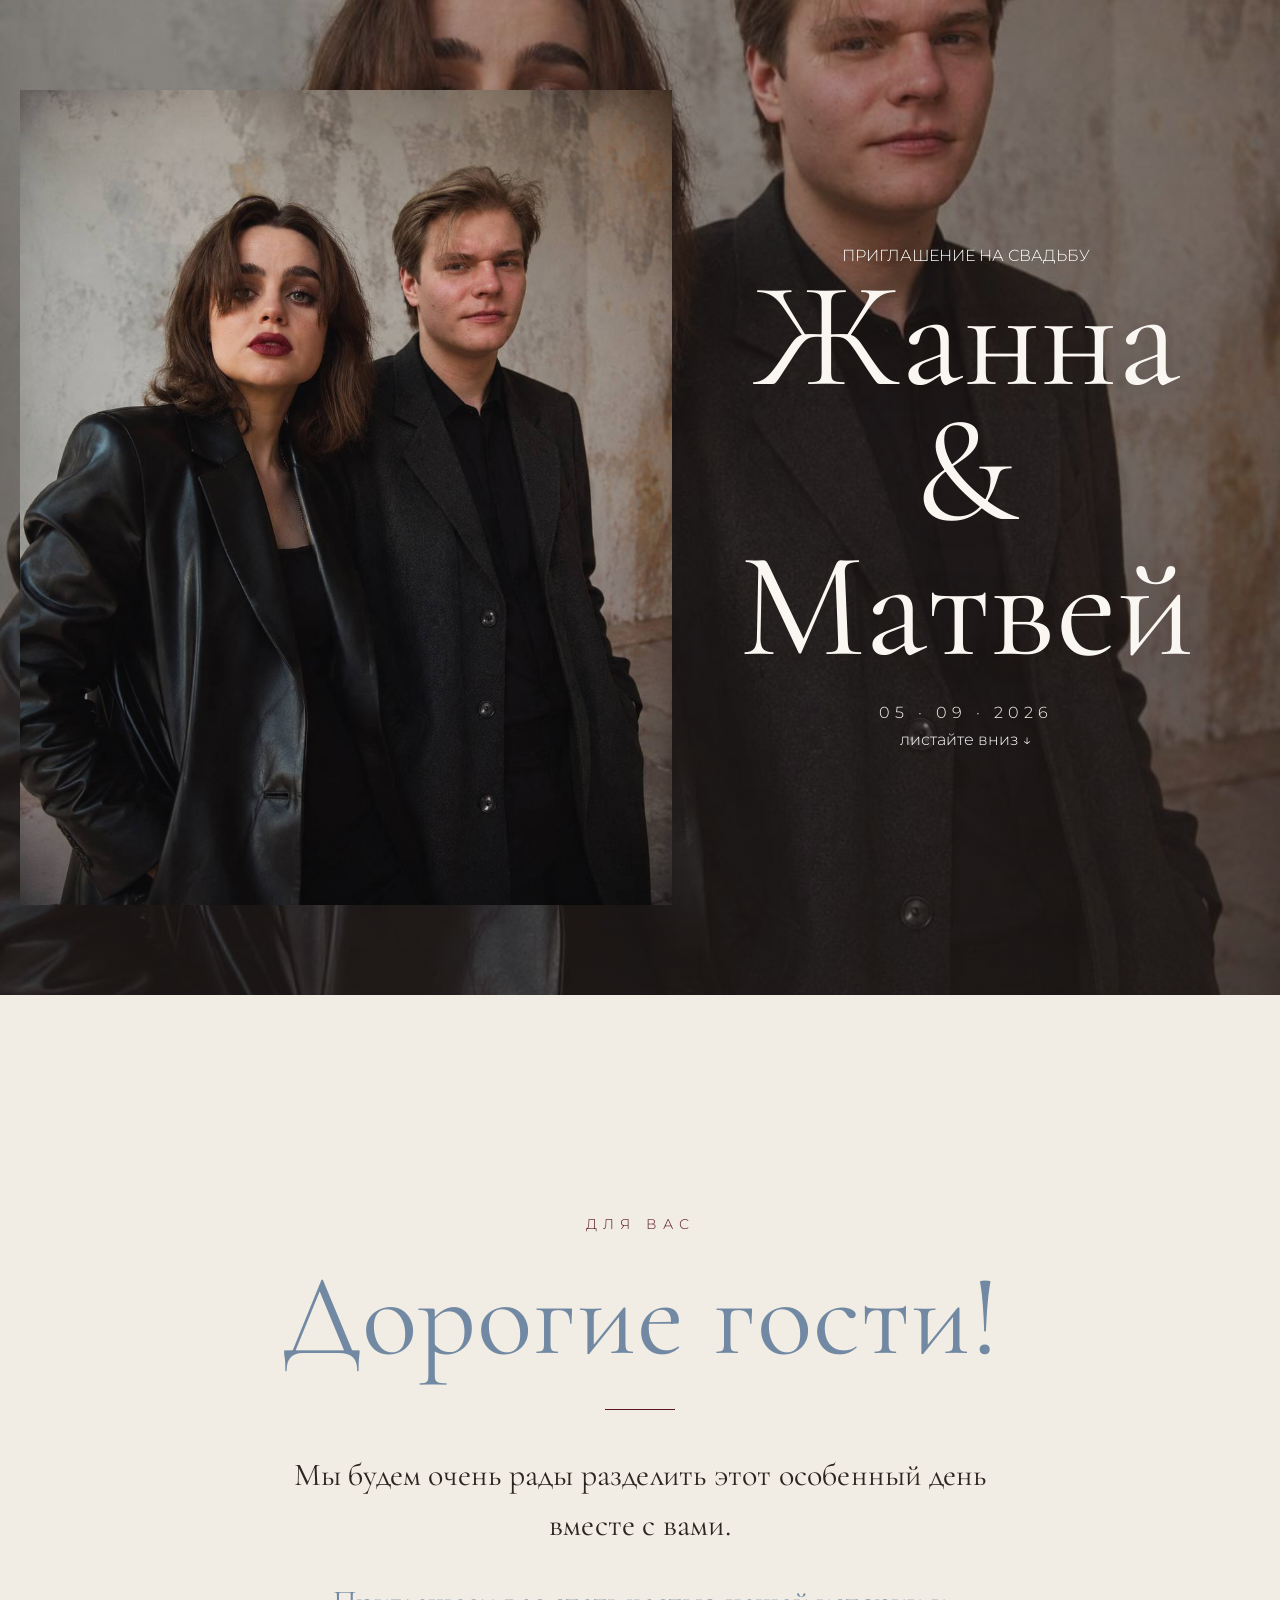
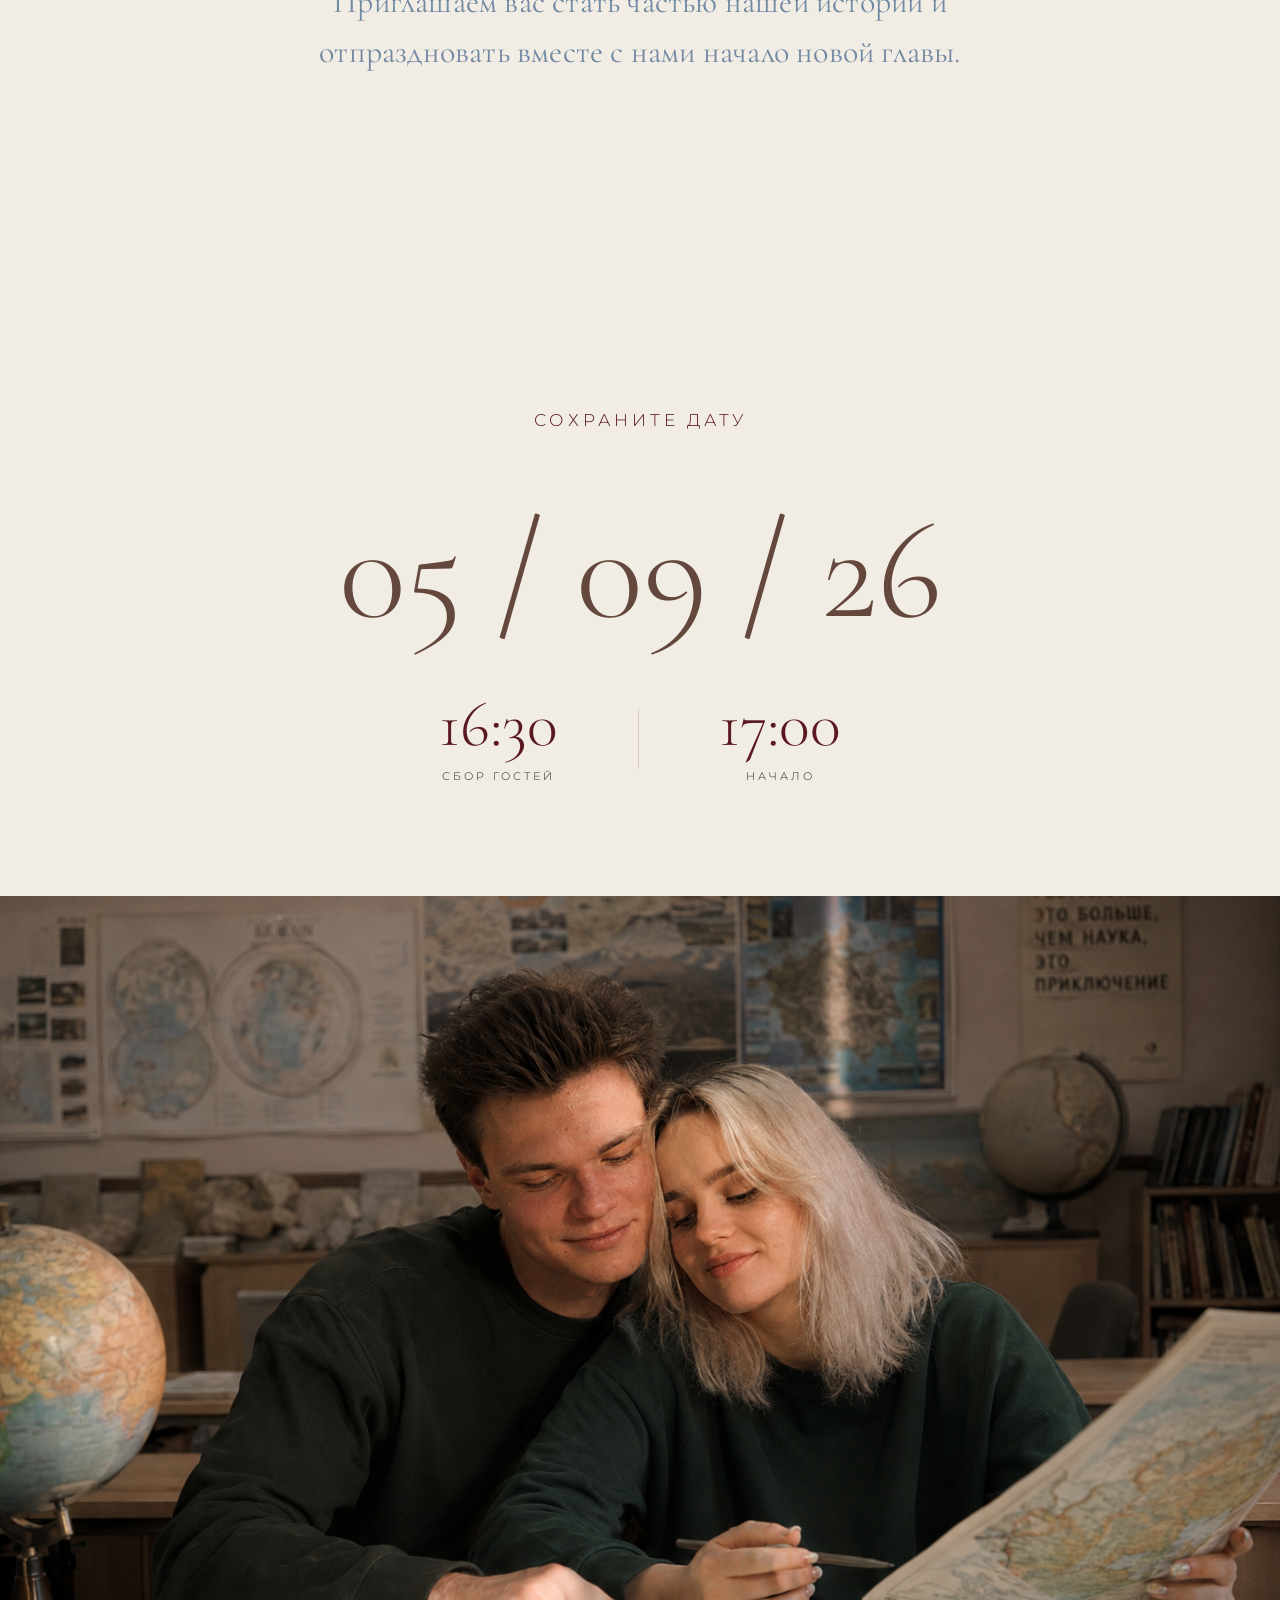
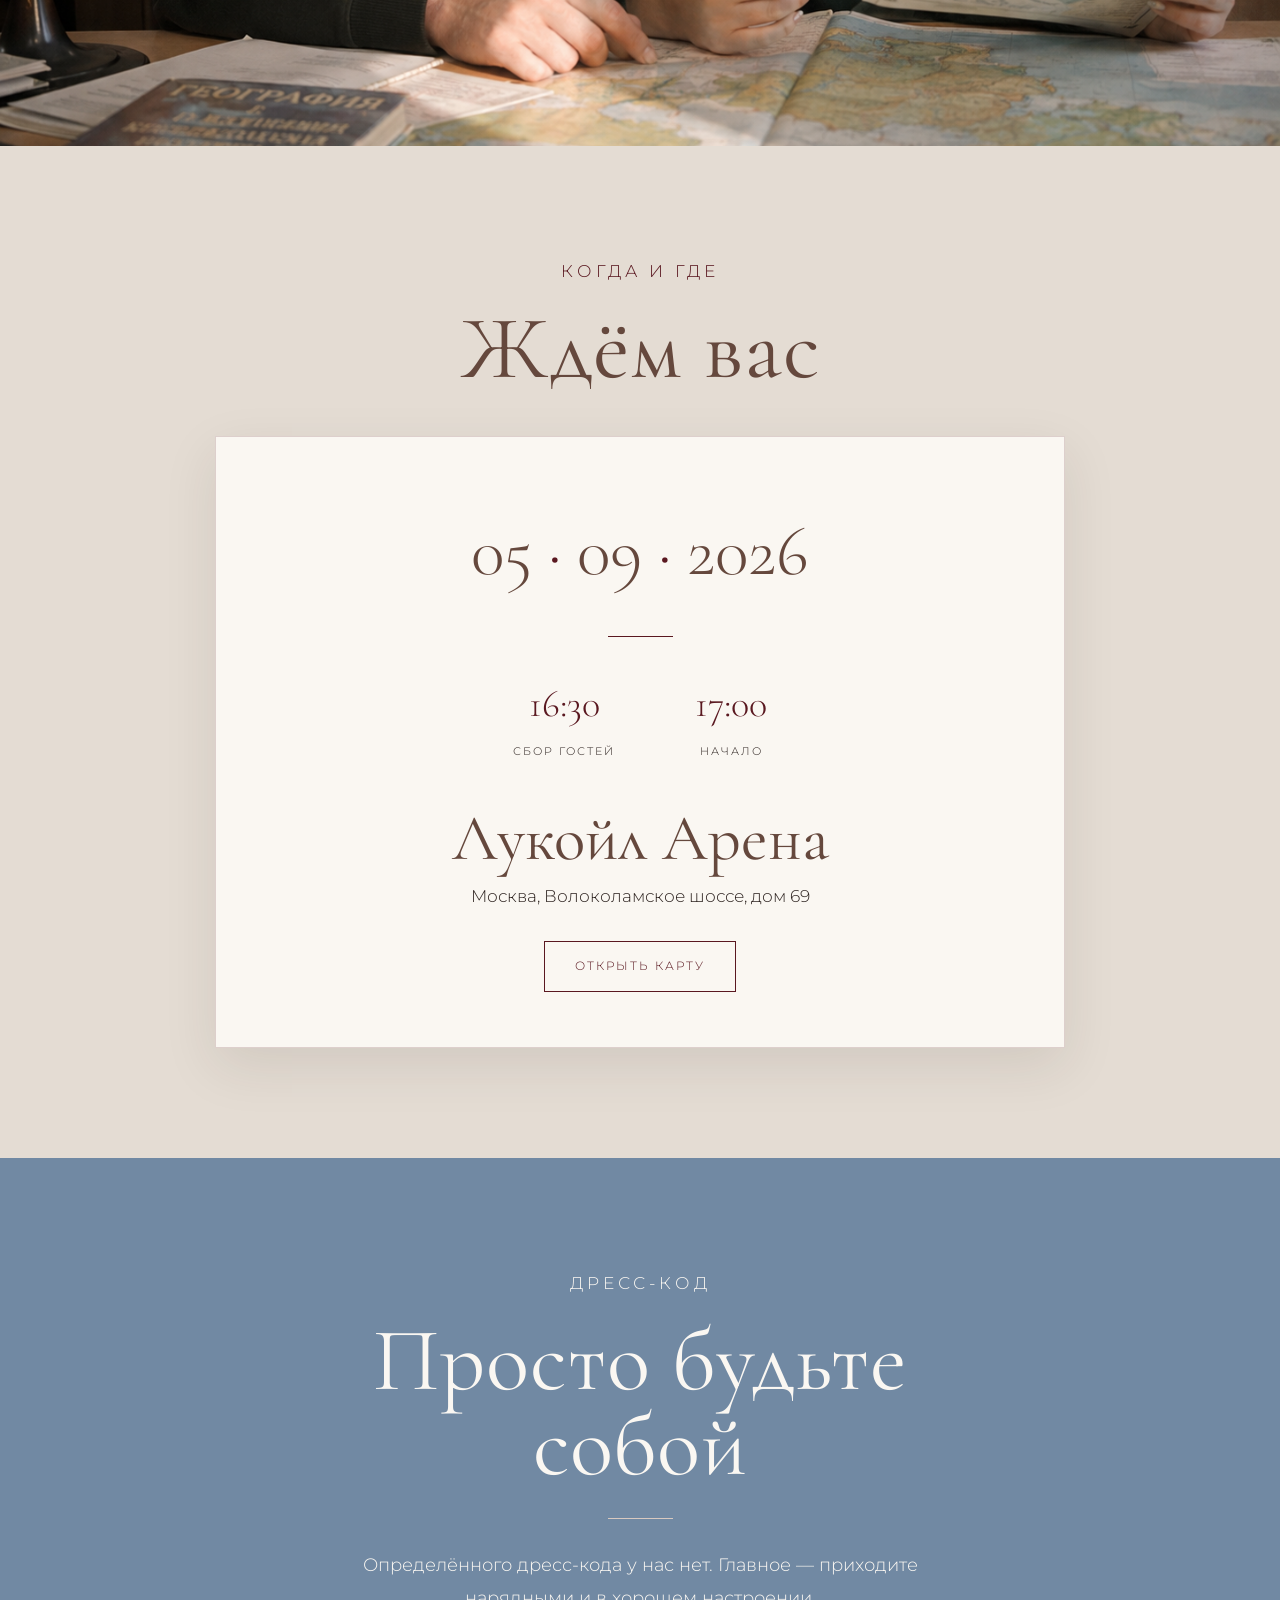
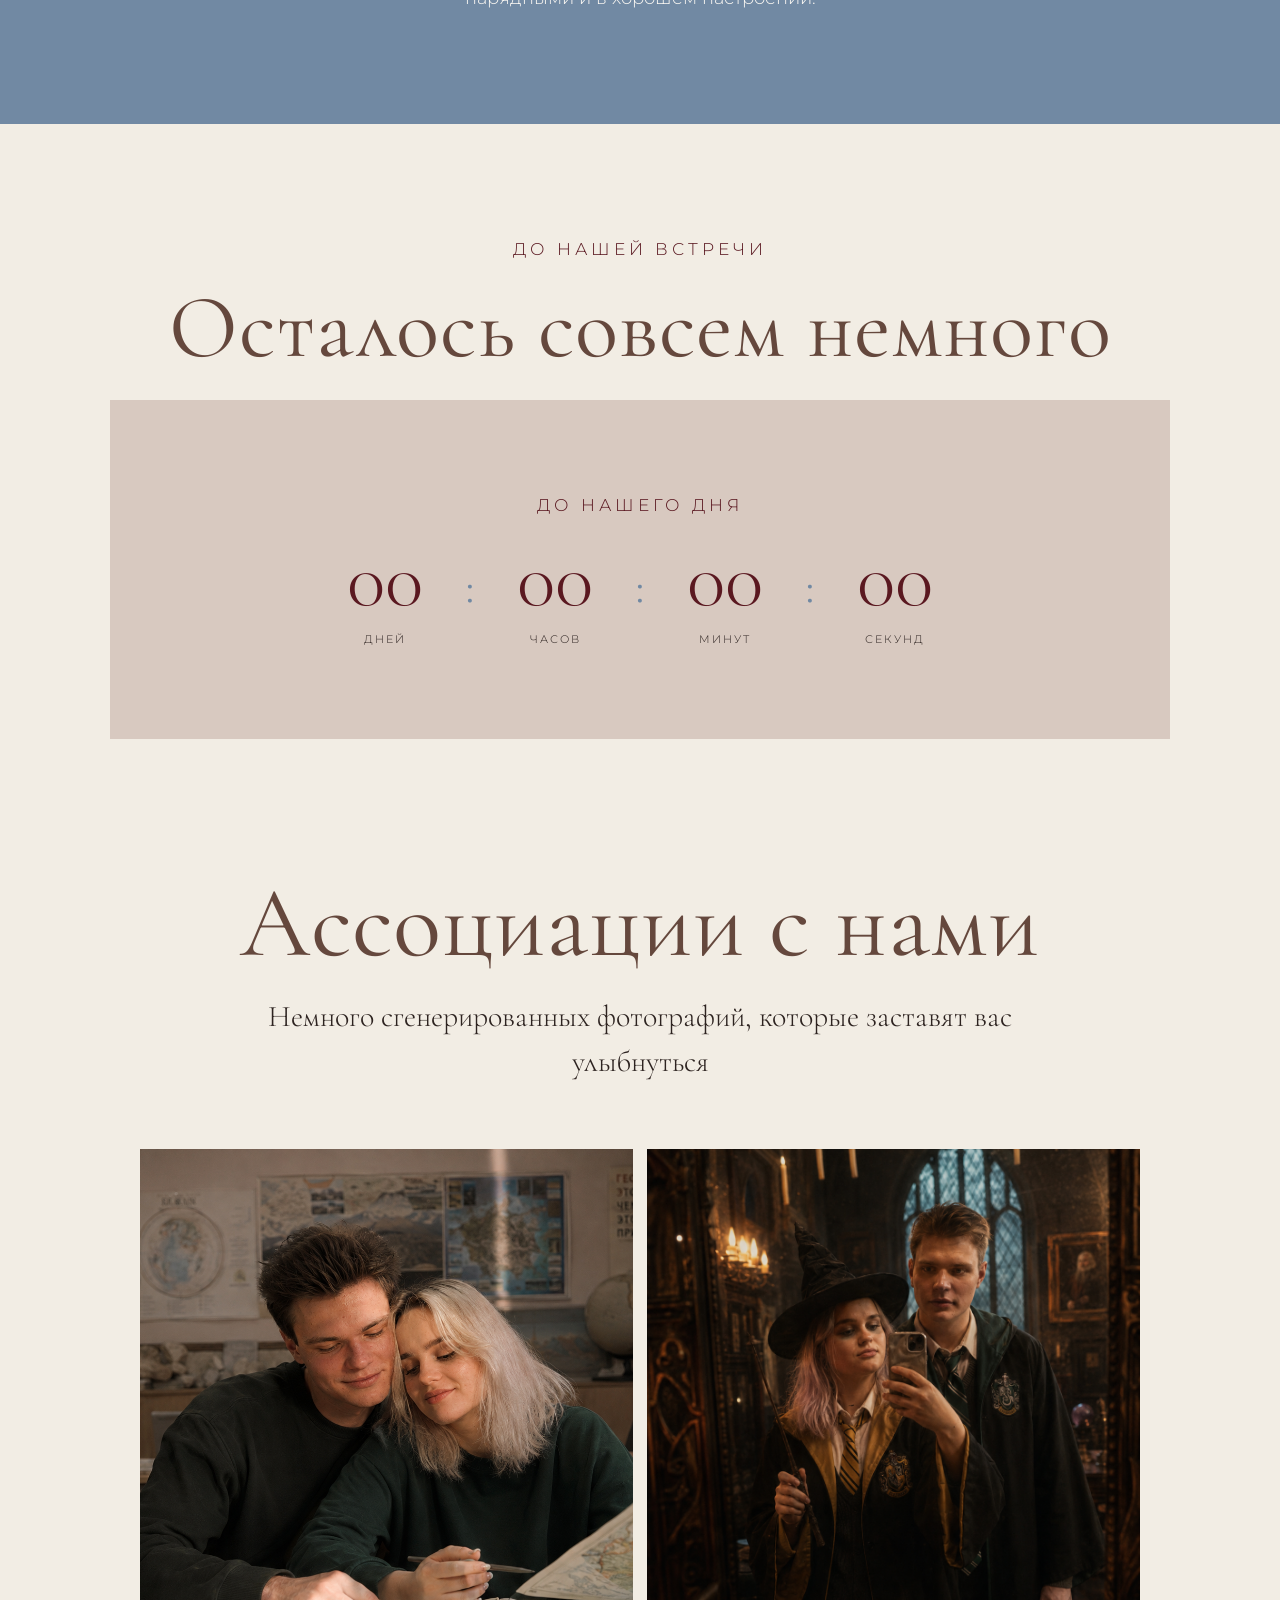
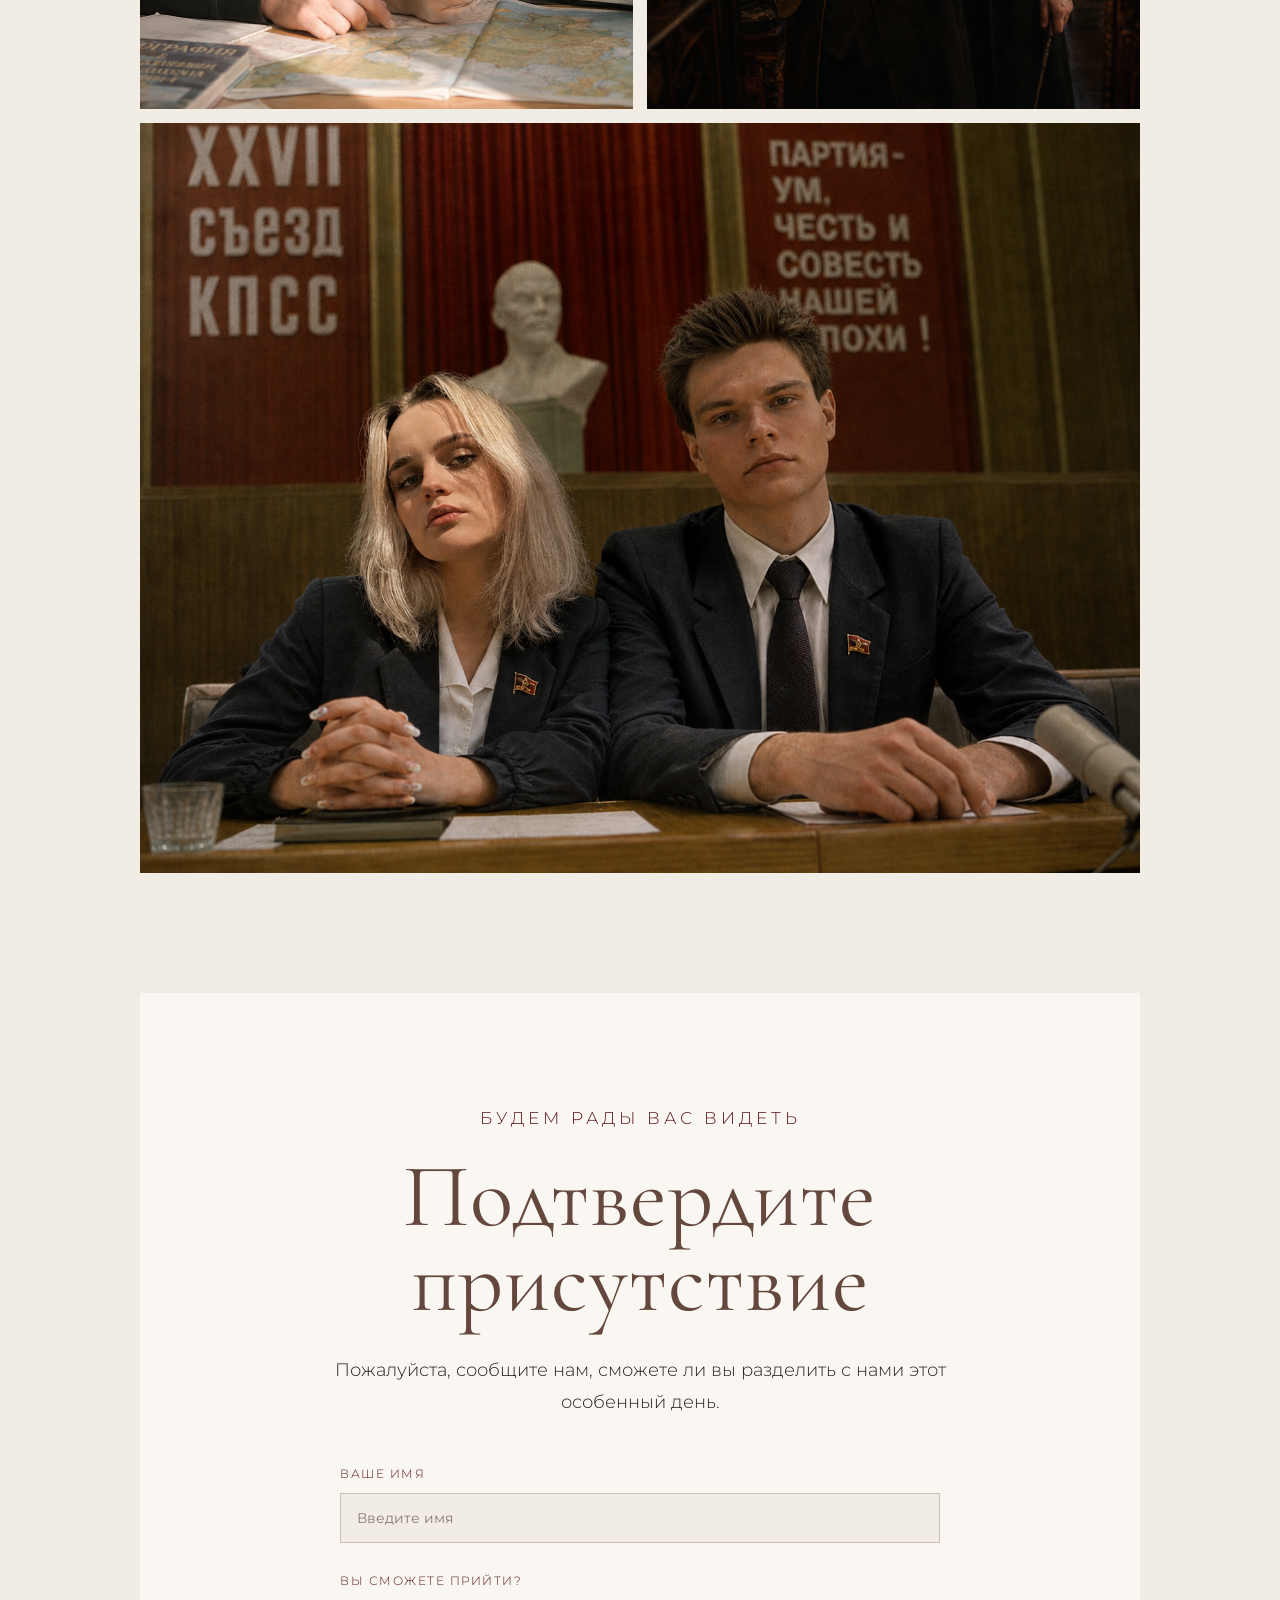
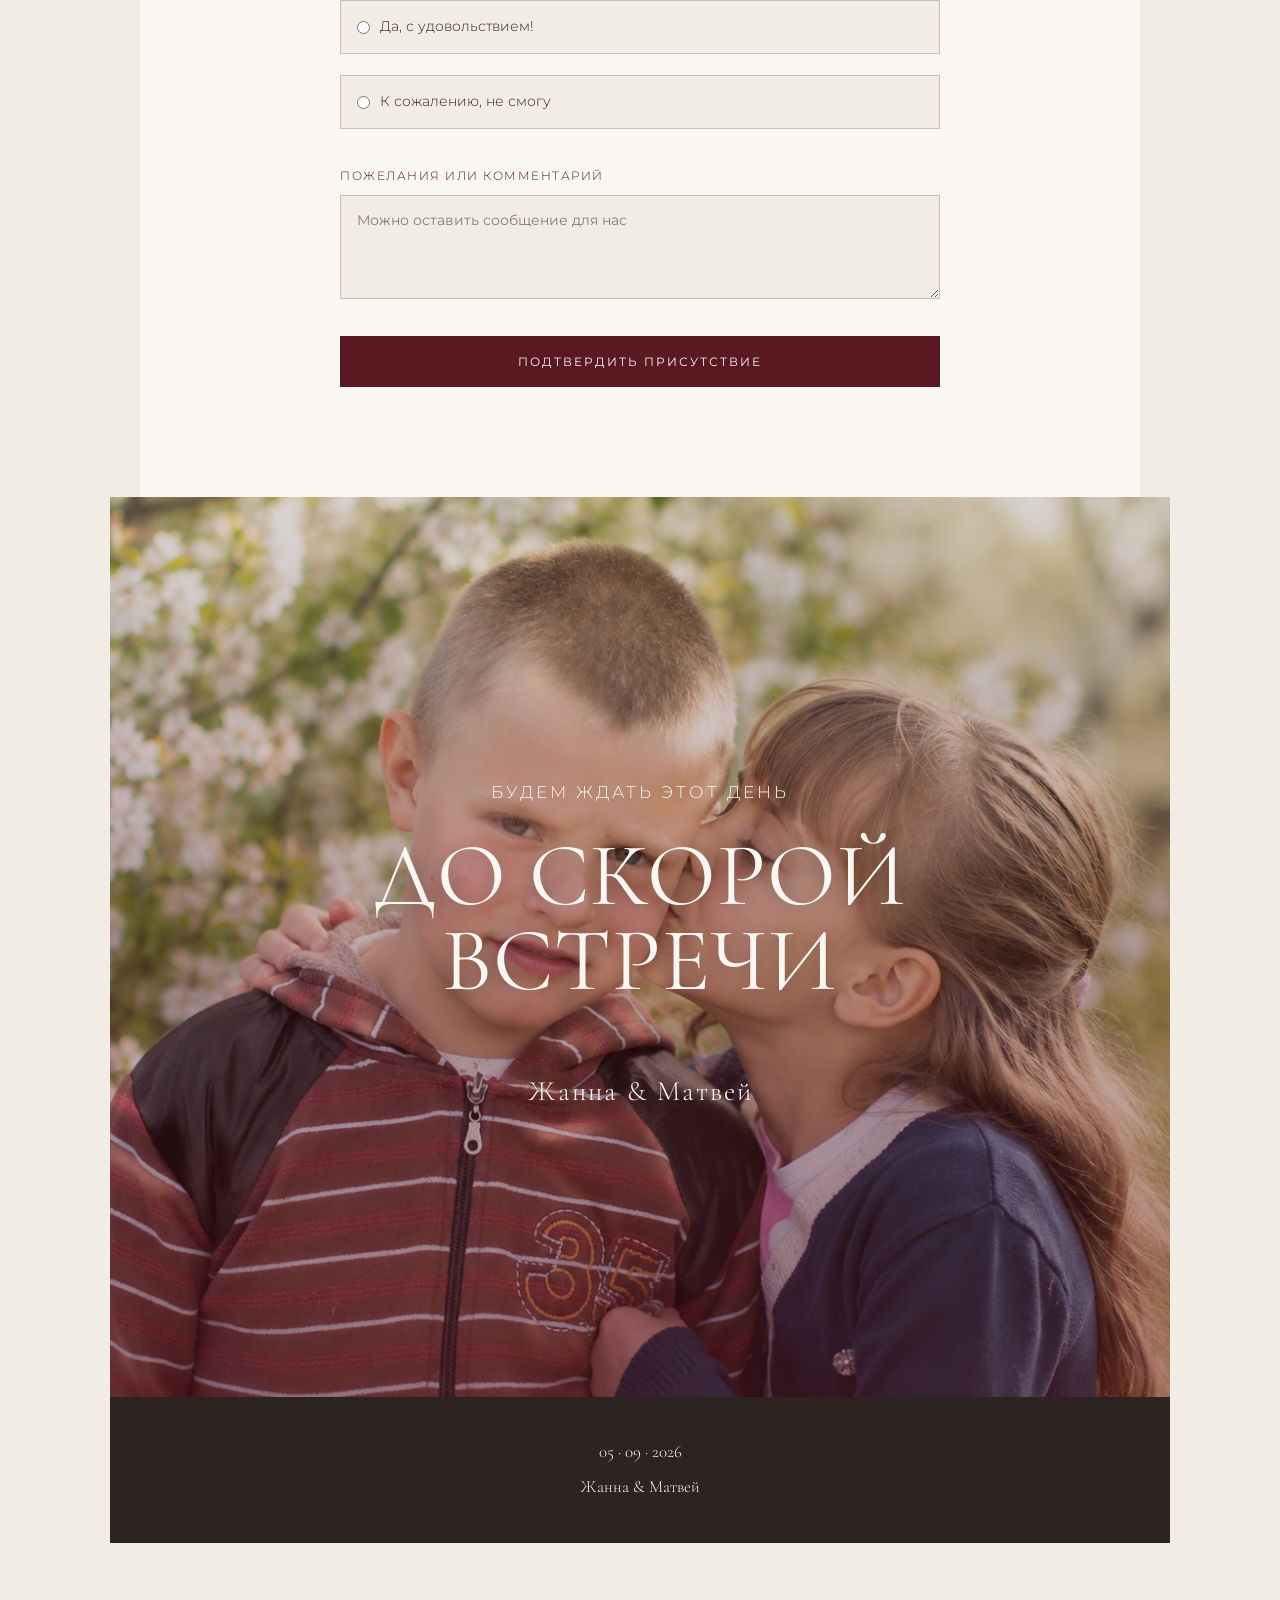
<file: index.html>
<!DOCTYPE html>
<html lang="ru">
<head>
    <meta charset="UTF-8">
    <meta name="viewport" content="width=device-width, initial-scale=1.0">

    <title>Жанна & Матвей | Приглашение на свадьбу</title>

    <meta
        name="description"
        content="Приглашение на свадьбу Жанны и Матвея. 5 сентября 2026 года."
    >

    <link rel="stylesheet" href="css/style.css">
    <link rel="stylesheet" href="https://raw.githubusercontent.com/Genrek2507/zhanna-matvey-wedding/9cbf1ecdcb751b239741bdc65cbc51565ec996d6/css/style.css">
</head>

<body>

    <!-- =========================
         ЗАГРУЗКА СТРАНИЦЫ
    ========================== -->

    <div class="loader" id="loader">
        <div class="loader-content">
            <div class="loader-names" id="guestGreeting">
                Жанна & Матвей
            </div>

            <div class="loader-line"></div>

            <p>Приглашение на свадьбу</p>
        </div>
    </div>


    <!-- =========================
       <!-- =========================
     ОСНОВНОЙ САЙТ
========================== -->

<main id="site">

    <!-- =========================
         ПЕРВЫЙ ЭКРАН
    ========================== -->

    <section class="hero" id="top">

        <div class="hero-image">
            <img
                src="images/hero.png"
                alt="Жанна и Матвей"
            >
        </div>

        <div class="hero-overlay"></div>

        <div class="hero-content">

            <p class="eyebrow">
                ПРИГЛАШЕНИЕ НА СВАДЬБУ
            </p>

            <h1>
                Жанна
                <span>&</span>
                Матвей
            </h1>

            <p class="hero-date">
                05 · 09 · 2026
            </p>

            <div class="scroll-indicator">
                <span>листайте вниз</span>
                <span class="scroll-arrow">↓</span>
            </div>

        </div>

    </section>


    <!-- =========================
         ПЕРСОНАЛЬНОЕ ПРИГЛАШЕНИЕ
    ========================== -->

    <section class="for-you section" id="invitation">

        <div class="container">

            <p class="section-label">
                ДЛЯ ВАС
            </p>

            <h2 id="personalTitle" data-guest-name>
                Дорогие гости!
            </h2>

            <div class="decorative-line"></div>

            <p class="invitation-text">
                Мы будем очень рады разделить
                этот особенный день вместе с вами.
            </p>

            <p class="invitation-text">
                Приглашаем вас стать частью нашей истории
                и отпраздновать вместе с нами начало новой главы.
            </p>

        </div>

    </section>
    <!-- =========================
         ДАТА И ВРЕМЯ
    ========================== -->

    <section class="date-section section" id="date">

        <div class="container">

            <p class="section-label">
                СОХРАНИТЕ ДАТУ
            </p>

            <div class="save-date">

                <div class="save-date-title">
                </div>

                <div class="save-date-number">
                    05 / 09 / 26
                </div>

            </div>


            <!-- ВРЕМЯ -->

            <div class="event-times">

                <div class="event-time">

                    <span class="event-time-number">
                        16:30
                    </span>

                    <span class="event-time-label">
                        Сбор гостей
                    </span>

                </div>


                <div class="event-time-divider"></div>


                <div class="event-time">

                    <span class="event-time-number">
                        17:00
                    </span>

                    <span class="event-time-label">
                        Начало
                    </span>

                </div>

            </div>

        </div>

    </section>



        <!-- =========================
             ФОТОГРАФИЯ С ГЕОГРАФИЕЙ
        ========================== -->

        <section class="photo-section">

            <img
                src="images/geography.png"
                alt="Жанна и Матвей вместе"
            >

            <div class="photo-caption">
                <span></span>
            </div>

        </section>


        <!-- =========================
             МЕСТО
        ========================== -->

       <section class="location section" id="location">

    <div class="container">

        <p class="section-label">
            КОГДА И ГДЕ
        </p>

        <h2>
            Ждём вас
        </h2>

        <div class="location-card">

            <div class="location-date">
                <span>05</span>
                <span class="location-dot">·</span>
                <span>09</span>
                <span class="location-dot">·</span>
                <span>2026</span>
            </div>

            <div class="decor-line"></div>

            <div class="location-time">
                <div>
                    <span>16:30</span>
                    <small>Сбор гостей</small>
                </div>

                <div>
                    <span>17:00</span>
                    <small>Начало</small>
                </div>
            </div>

            <div class="location-place">

                <h3>
                    Лукойл Арена
                </h3>

                <p>
                    Москва, Волоколамское шоссе, дом 69
                </p>

                <a
                    href="https://yandex.ru/maps/org/lukoyl_arena/198163721180/?indoorLevel=1&ll=37.439194%2C55.817821&z=17.07"
                    target="_blank"
                    rel="noopener noreferrer"
                    class="map-button"
                >
                    Открыть карту
                </a>

            </div>

        </div>

    </div>

</section>

        <!-- =========================
             ДРЕСС-КОД
        ========================== -->

        <section class="dress-code section" id="dress-code">

    <div class="container">

        <p class="section-label">
            ДРЕСС-КОД
        </p>

        <h2>
            Просто будьте собой
        </h2>

        <div class="decor-line"></div>

        <p class="dress-code-text">
            Определённого дресс-кода у нас нет.
            Главное — приходите нарядными и в хорошем настроении.
        </p>

    </div>

</section>

        <!-- =========================
             ТАЙМЕР
        ========================== -->

        <section class="countdown section">

            <div class="container">

                <p class="section-label">
                    ДО НАШЕЙ ВСТРЕЧИ
                </p>

                <h2>
                    Осталось совсем немного
                </h2>

                <!-- ТАЙМЕР -->

<section class="countdown-section">

    <div class="countdown-container">

        <p class="section-label">
            ДО НАШЕГО ДНЯ
        </p>

    

        <div class="countdown">

            <div class="countdown-item">
                <span id="days">00</span>
                <small>дней</small>
            </div>

            <div class="countdown-separator">
                :
            </div>

            <div class="countdown-item">
                <span id="hours">00</span>
                <small>часов</small>
            </div>

            <div class="countdown-separator">
                :
            </div>

            <div class="countdown-item">
                <span id="minutes">00</span>
                <small>минут</small>
            </div>

            <div class="countdown-separator">
                :
            </div>

            <div class="countdown-item">
                <span id="seconds">00</span>
                <small>секунд</small>
            </div>

        </div>

    </div>

</section>


       <!-- =========================
     НАШИ ФОТОГРАФИИ
========================== -->

<section class="photo-gallery section" id="gallery">

    <div class="container">

        <p class="section-label">
        
        </p>

        <h2>
            Ассоциации с нами
        </h2>

        <p class="gallery-intro">
            Немного сгенерированных фотографий, 
            которые заставят вас улыбнуться
        </p>


        <div class="gallery-grid">

            <div class="gallery-item gallery-item-large">
                <img
                    src="images/geography.png"
                    alt="Жанна и Матвей"
                >
            </div>

            <div class="gallery-item">
                <img
                    src="images/hogwarts.png"
                    alt="Жанна и Матвей"
                >
            </div>

            <div class="gallery-item gallery-item-kpss">
                <img
                    src="images/kpss.png"
                    alt="Жанна и Матвей"
                >
            </div>

        </div>

    </div>

</section>


 

<section class="rsvp section" id="rsvp">

    <div class="container">

        <p class="section-label">
            БУДЕМ РАДЫ ВАС ВИДЕТЬ
        </p>

        <h2>
            Подтвердите присутствие
        </h2>

        <p class="rsvp-intro">
            Пожалуйста, сообщите нам,
            сможете ли вы разделить с нами
            этот особенный день.
        </p>

        <form class="rsvp-form" id="rsvpForm">

            <div class="form-group">

                <label for="guestName">
                    Ваше имя
                </label>

                <input
                    type="text"
                    id="guestName"
                    name="guestName"
                    placeholder="Введите имя"
                    required
                >

            </div>

            <div class="form-group">

                <label>
                    Вы сможете прийти?
                </label>

                <div class="radio-group">

                    <label class="radio-option">

                        <input
                            type="radio"
                            name="attendance"
                            value="yes"
                            required
                        >

                        <span>
                            Да, с удовольствием!
                        </span>

                    </label>

                    <label class="radio-option">

                        <input
                            type="radio"
                            name="attendance"
                            value="no"
                        >

                        <span>
                            К сожалению, не смогу
                        </span>

                    </label>

                </div>

            </div>

            <div class="form-group">

                <label for="comment">
                    Пожелания или комментарий
                </label>

                <textarea
                    id="comment"
                    name="comment"
                    rows="4"
                    placeholder="Можно оставить сообщение для нас"
                ></textarea>

            </div>

            <button
                type="submit"
                class="rsvp-submit"
            >
                Подтвердить присутствие
            </button>

        </form>

        <div
            class="form-success"
            id="formSuccess"
        >
            <h3>
                Спасибо! 🤍
            </h3>

            <p>
                Мы получили ваш ответ
                и будем ждать встречи с вами.
            </p>
        </div>

    </div>

</section>


        <!-- =========================
             ФИНАЛЬНОЕ ФОТО
        ========================== -->

       <!-- ========================================
     ФИНАЛЬНЫЙ ЭКРАН
========================================= -->

<section class="final-section">

    <div class="final-photo">

        <img
            src="images/childhood.png"
            alt="Жанна и Матвей"
        >

        <div class="final-overlay">

            <p class="final-small">
                БУДЕМ ЖДАТЬ ЭТОТ ДЕНЬ
            </p>

            <h2>
                ДО СКОРОЙ<br>
                ВСТРЕЧИ
            </h2>

            <div class="final-names">
                Жанна & Матвей
            </div>

        </div>

    </div>

</section>


        <!-- =========================
             FOOTER
        ========================== -->

        <footer class="footer">

            <p>
                05 · 09 · 2026
            </p>

            <p>
                Жанна & Матвей
            </p>

        </footer>

    </main>


    <!-- =========================
         JAVASCRIPT
    ========================== -->

    <script src="js/guests.js"></script>
    <script src="js/script.js"></script>
<script>
document.addEventListener("DOMContentLoaded", () => {

    const params = new URLSearchParams(window.location.search);
    const guestId = params.get("guest");

    if (!guestId || !guests[guestId]) {
        return;
    }

    const guest = guests[guestId];

    const guestNameElements = document.querySelectorAll("[data-guest-name]");

    guestNameElements.forEach(element => {
        element.textContent = guest.name;
    });

    const guestTextElements = document.querySelectorAll("[data-guest-text]");

    guestTextElements.forEach(element => {
        element.textContent = guest.text;
    });

    const qrElements = document.querySelectorAll("[data-guest-qr]");

    qrElements.forEach(element => {
        element.src = guest.qr;
        element.alt = "Персональный QR-код";
    });

});
</script>
</body>
</html>
</file>
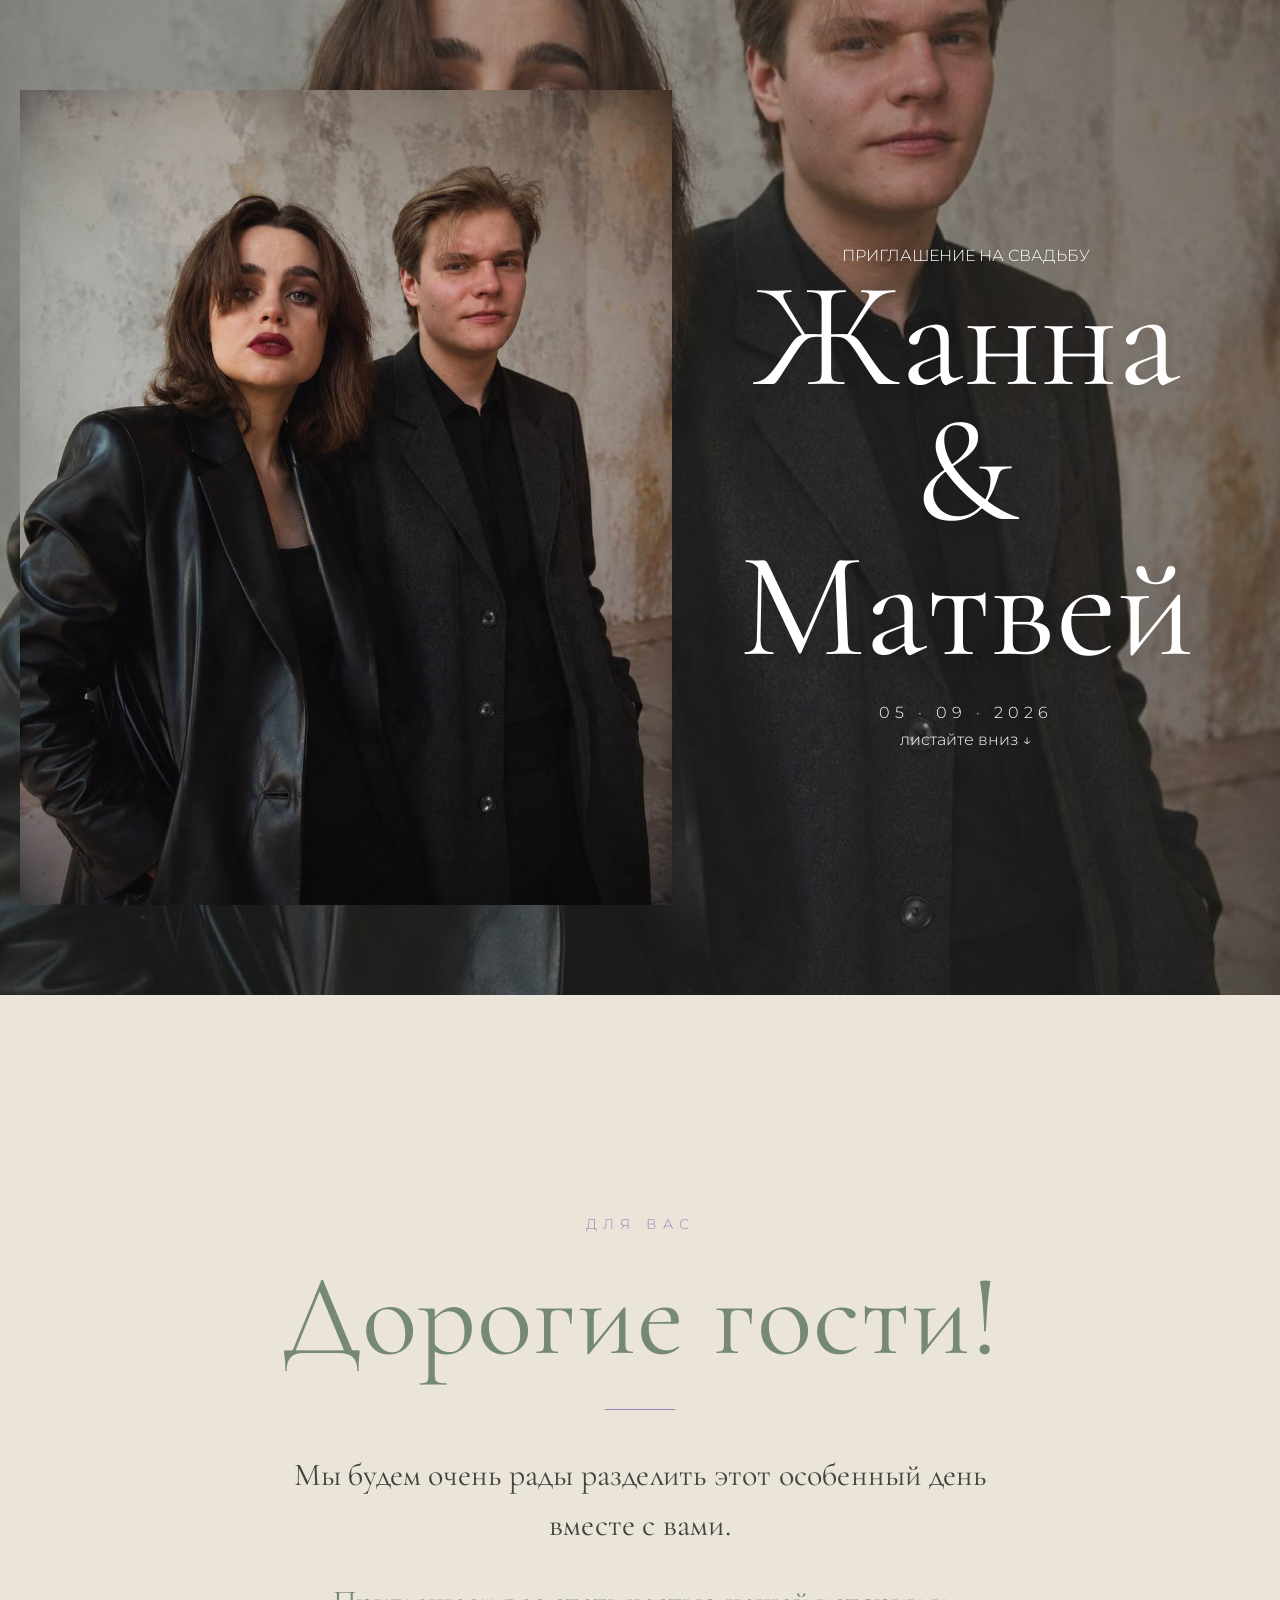
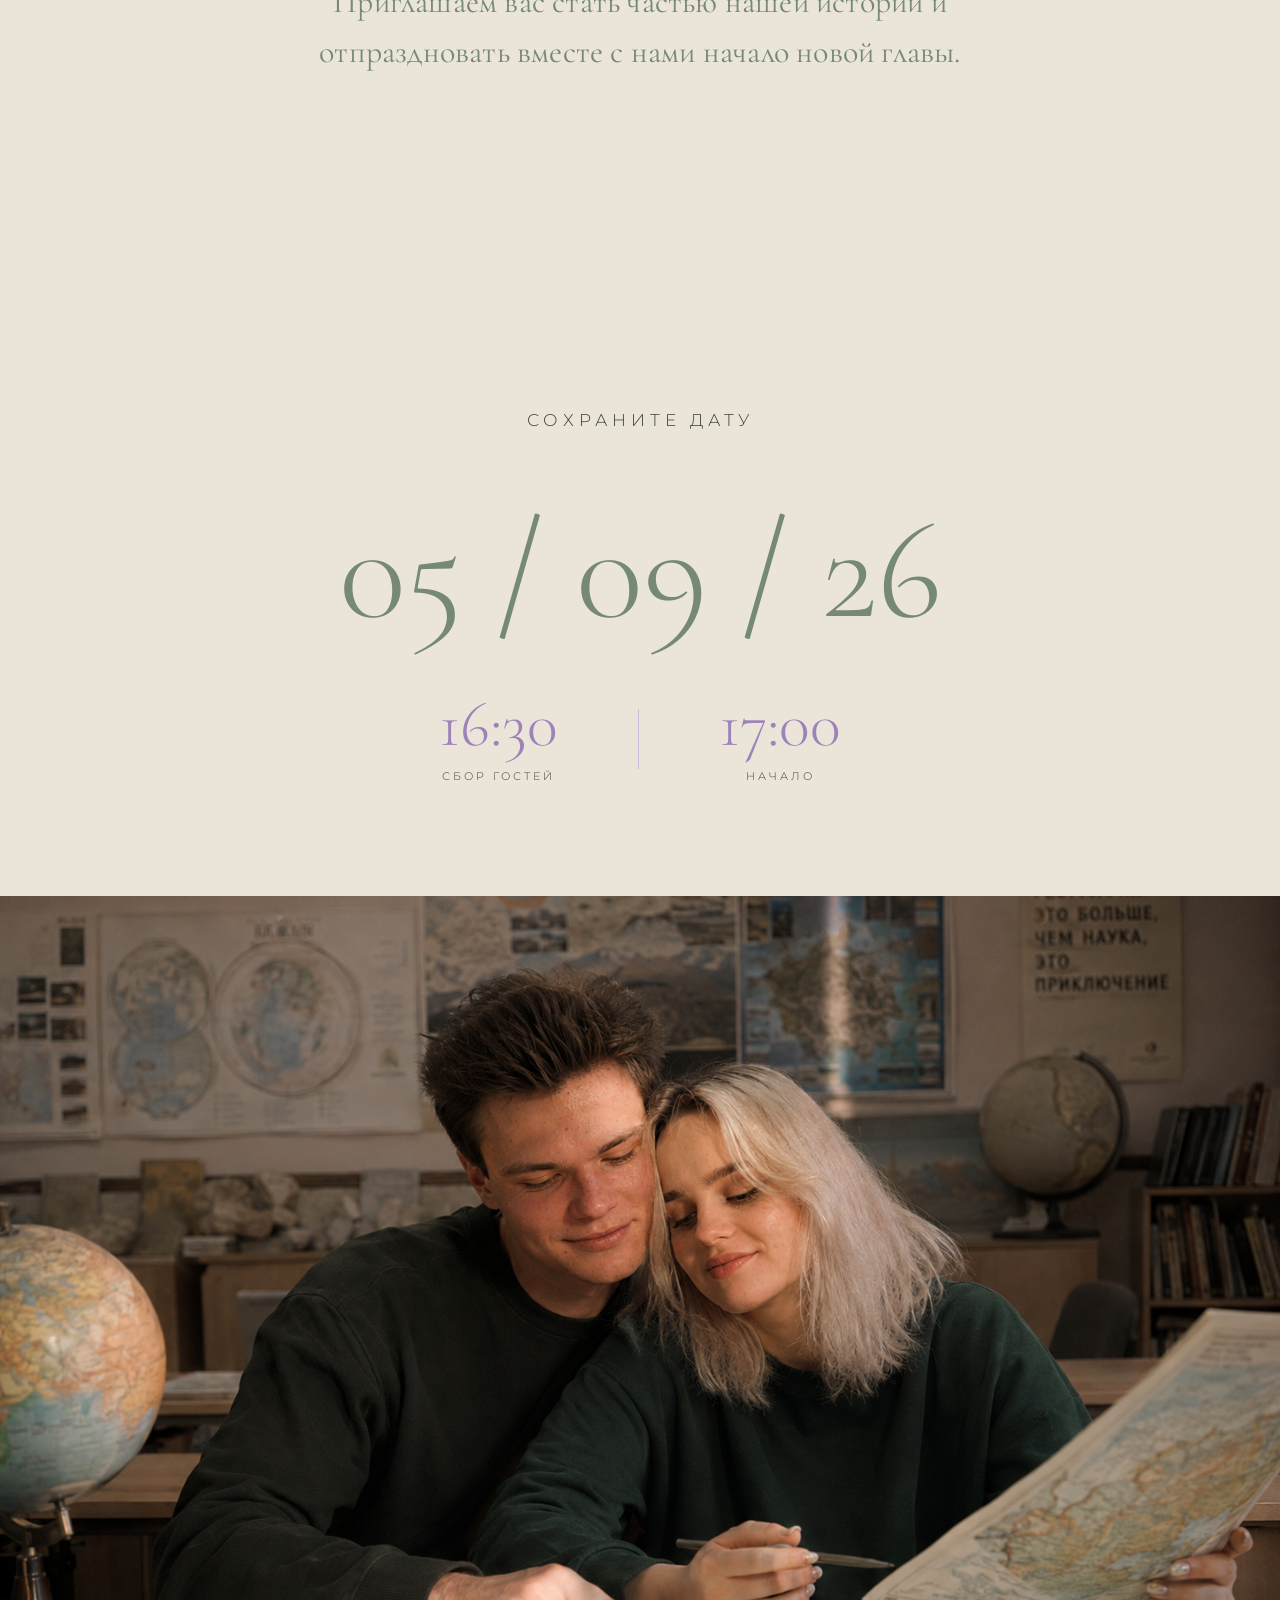
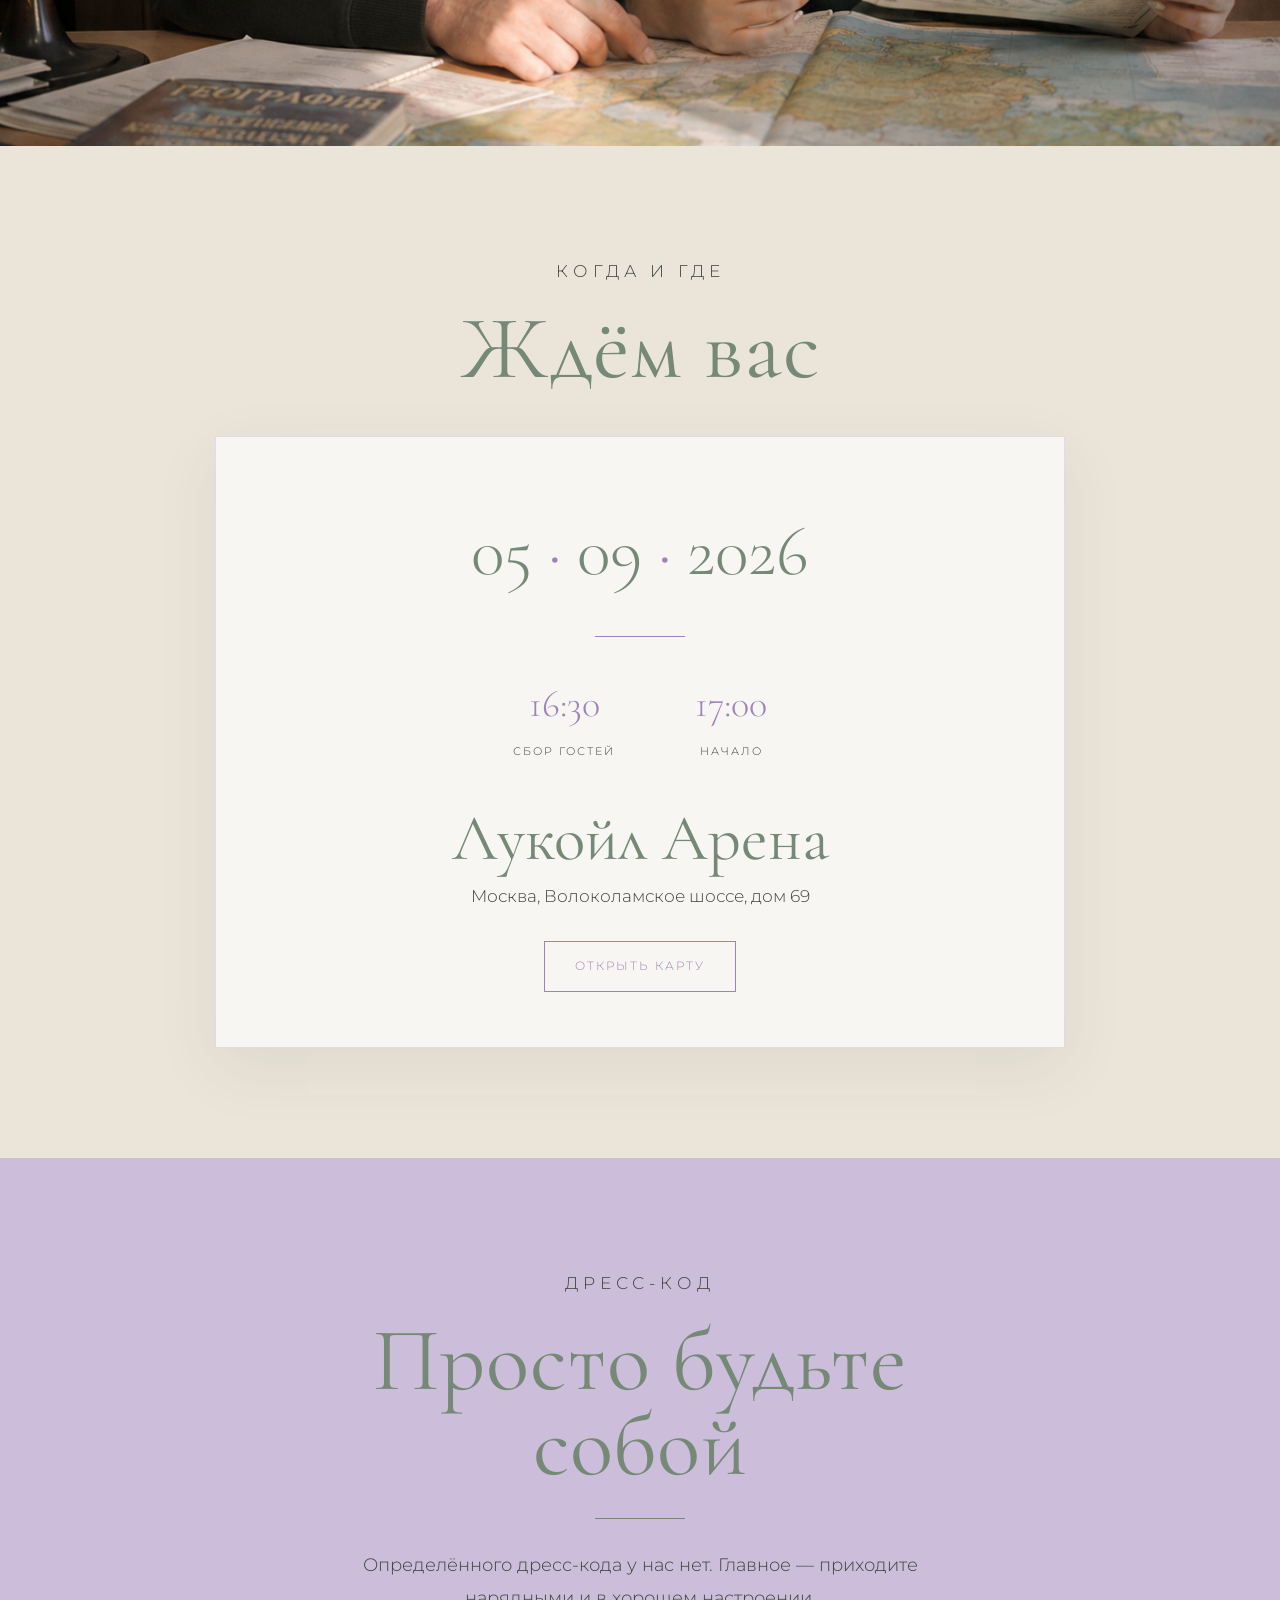
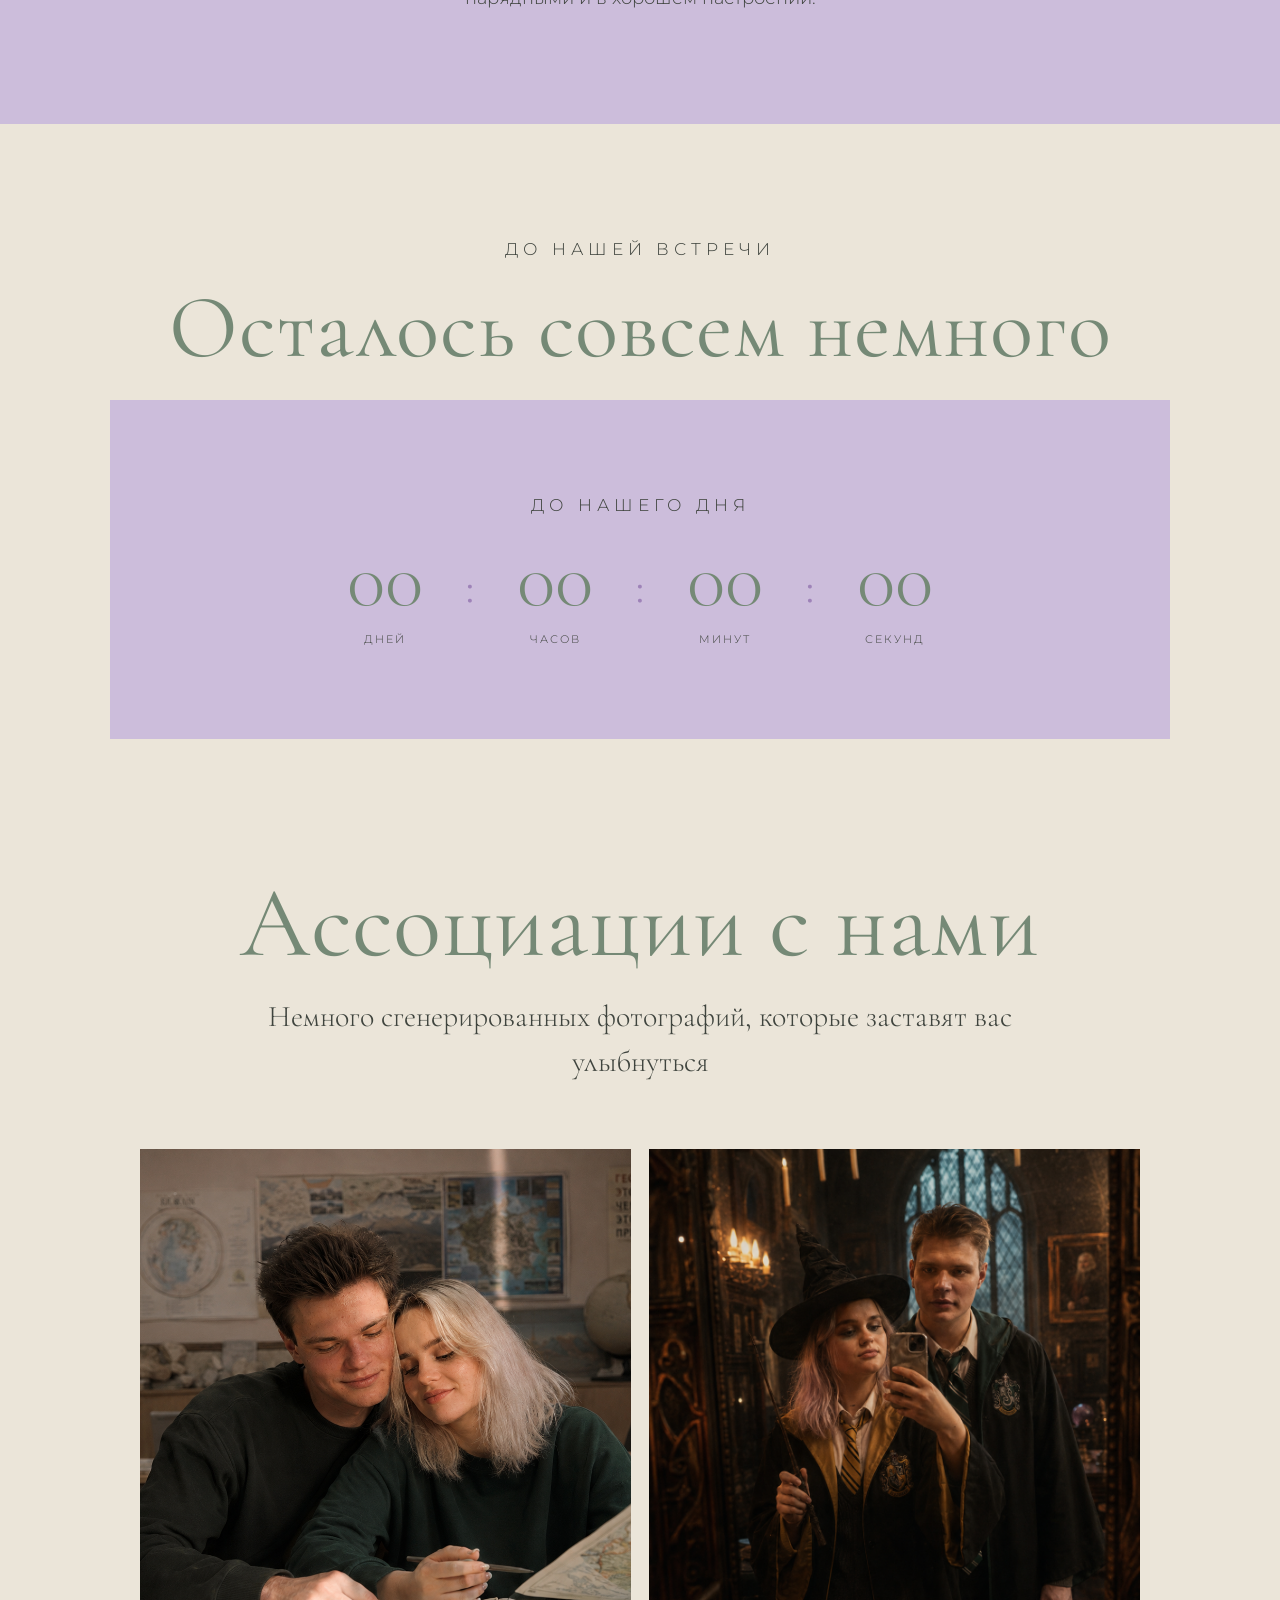
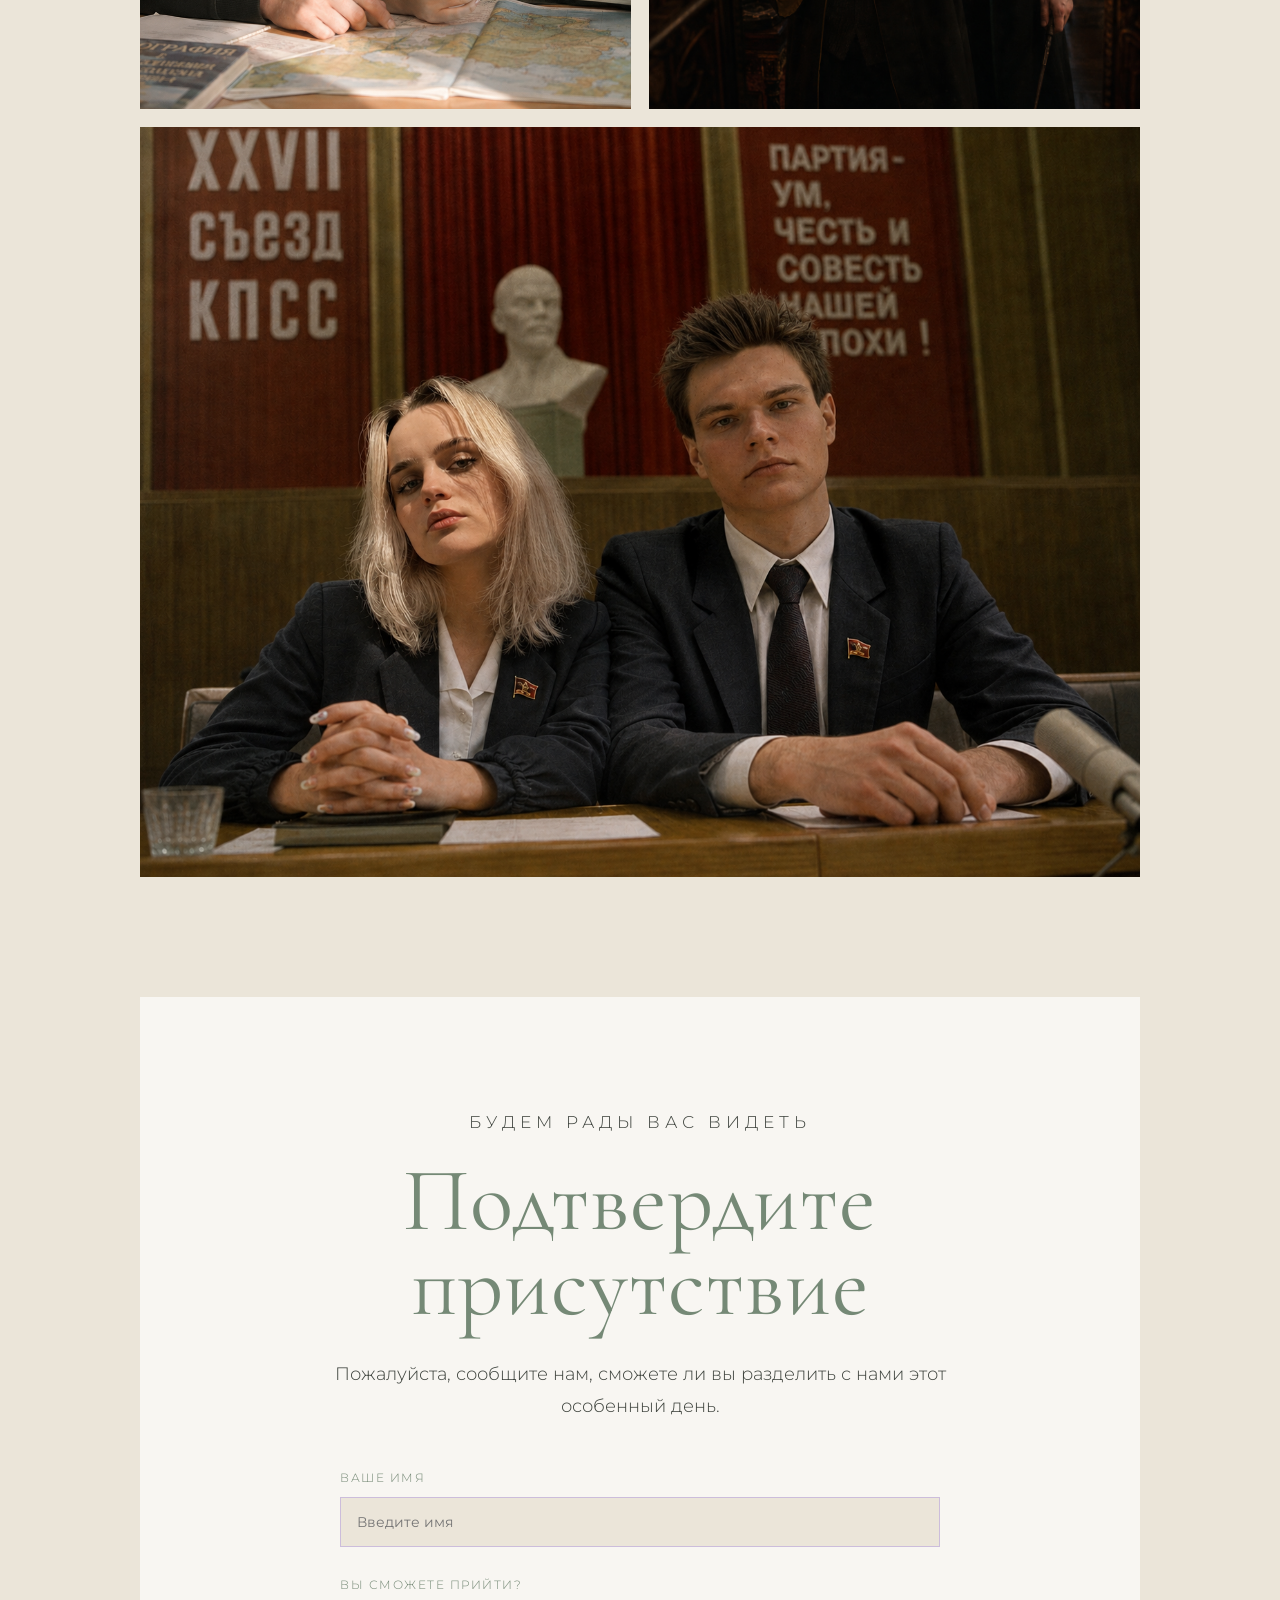
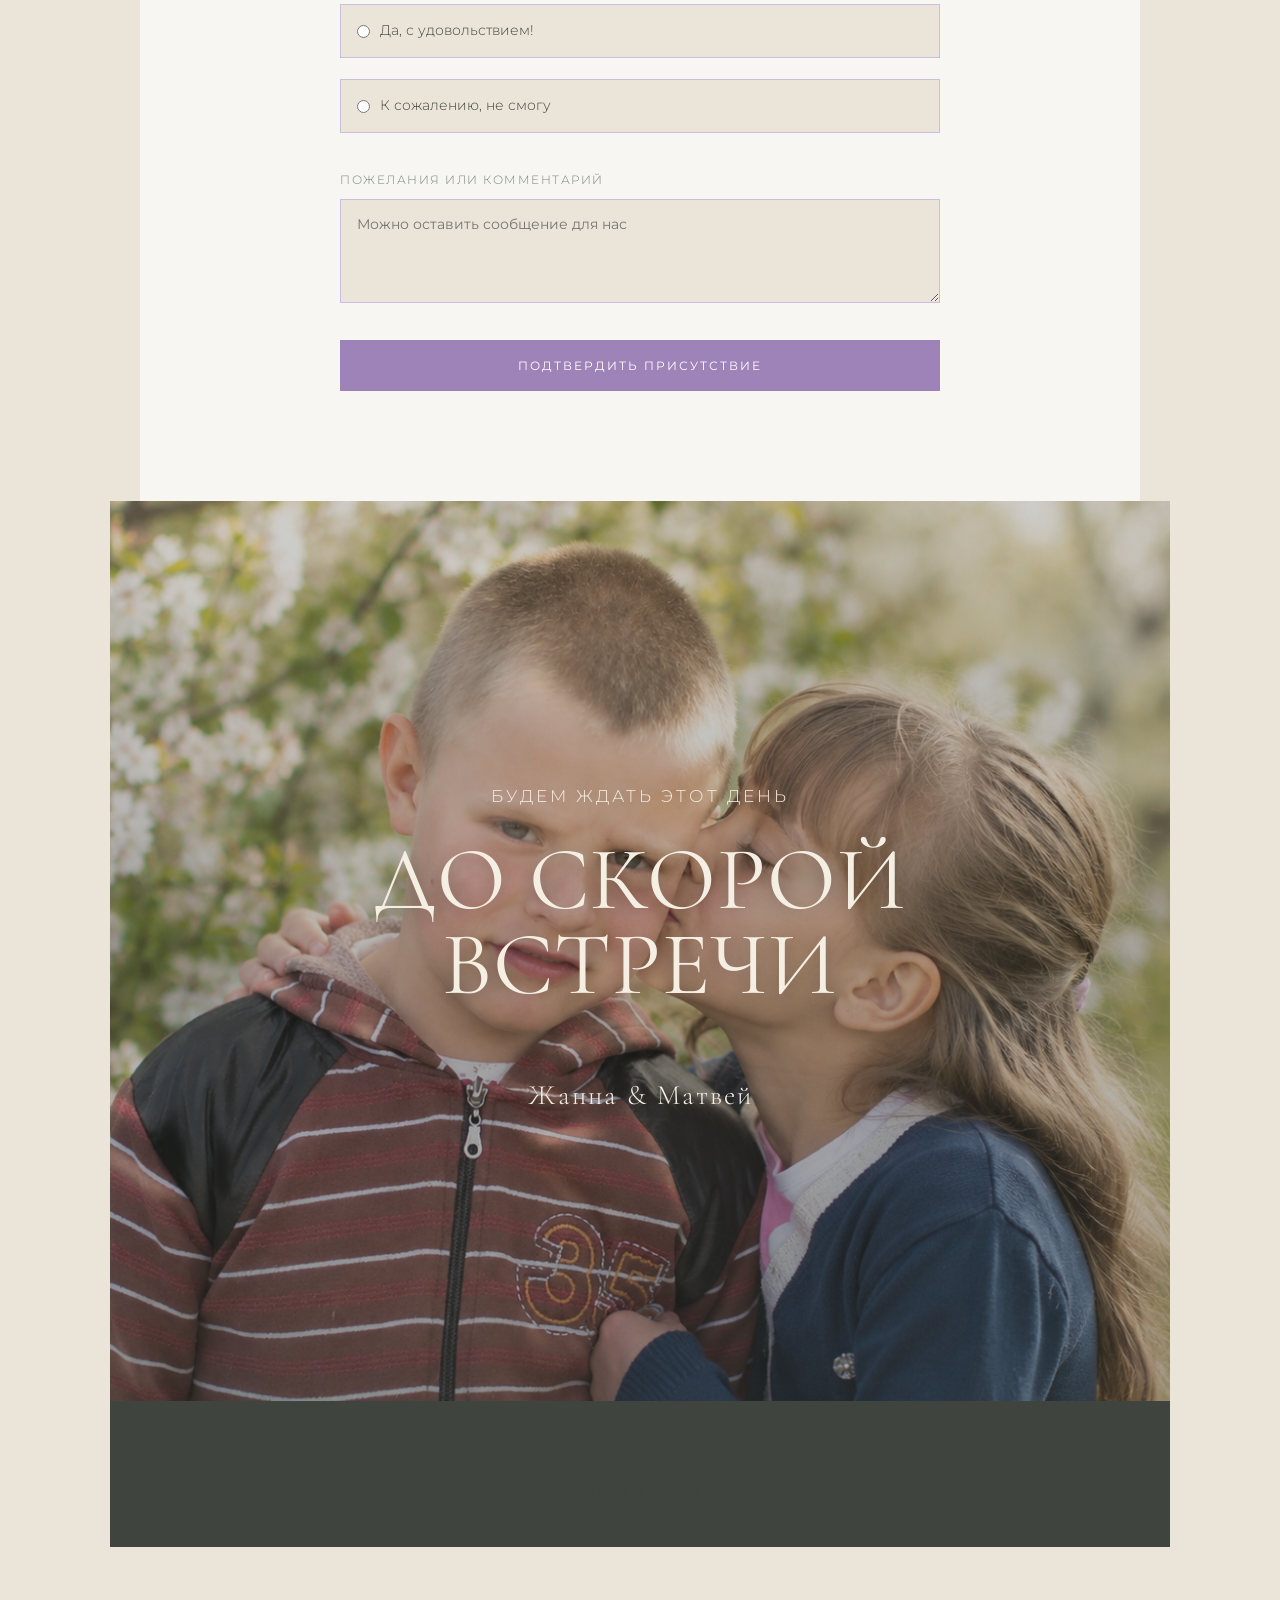
<file: Wedding/index.html>
<!DOCTYPE html>
<html lang="ru">
<head>
    <meta charset="UTF-8">
    <meta name="viewport" content="width=device-width, initial-scale=1.0">

    <title>Жанна & Матвей | Приглашение на свадьбу</title>

    <meta
        name="description"
        content="Приглашение на свадьбу Жанны и Матвея. 5 сентября 2026 года."
    >

    <link rel="stylesheet" href="css/style.css">
</head>

<body>

    <!-- =========================
         ЗАГРУЗКА СТРАНИЦЫ
    ========================== -->

    <div class="loader" id="loader">
        <div class="loader-content">
            <div class="loader-names" id="guestGreeting">
                Жанна & Матвей
            </div>

            <div class="loader-line"></div>

            <p>Приглашение на свадьбу</p>
        </div>
    </div>


    <!-- =========================
       <!-- =========================
     ОСНОВНОЙ САЙТ
========================== -->

<main id="site">

    <!-- =========================
         ПЕРВЫЙ ЭКРАН
    ========================== -->

    <section class="hero" id="top">

        <div class="hero-image">
            <img
                src="images/hero.png"
                alt="Жанна и Матвей"
            >
        </div>

        <div class="hero-overlay"></div>

        <div class="hero-content">

            <p class="eyebrow">
                ПРИГЛАШЕНИЕ НА СВАДЬБУ
            </p>

            <h1>
                Жанна
                <span>&</span>
                Матвей
            </h1>

            <p class="hero-date">
                05 · 09 · 2026
            </p>

            <div class="scroll-indicator">
                <span>листайте вниз</span>
                <span class="scroll-arrow">↓</span>
            </div>

        </div>

    </section>


    <!-- =========================
         ПЕРСОНАЛЬНОЕ ПРИГЛАШЕНИЕ
    ========================== -->

    <section class="for-you section" id="invitation">

        <div class="container">

            <p class="section-label">
                ДЛЯ ВАС
            </p>

            <h2 id="personalTitle" data-guest-name>
                Дорогие гости!
            </h2>

            <div class="decorative-line"></div>

            <p class="invitation-text">
                Мы будем очень рады разделить
                этот особенный день вместе с вами.
            </p>

            <p class="invitation-text">
                Приглашаем вас стать частью нашей истории
                и отпраздновать вместе с нами начало новой главы.
            </p>

        </div>

    </section>
    <!-- =========================
         ДАТА И ВРЕМЯ
    ========================== -->

    <section class="date-section section" id="date">

        <div class="container">

            <p class="section-label">
                СОХРАНИТЕ ДАТУ
            </p>

            <div class="save-date">

                <div class="save-date-title">
                </div>

                <div class="save-date-number">
                    05 / 09 / 26
                </div>

            </div>


            <!-- ВРЕМЯ -->

            <div class="event-times">

                <div class="event-time">

                    <span class="event-time-number">
                        16:30
                    </span>

                    <span class="event-time-label">
                        Сбор гостей
                    </span>

                </div>


                <div class="event-time-divider"></div>


                <div class="event-time">

                    <span class="event-time-number">
                        17:00
                    </span>

                    <span class="event-time-label">
                        Начало
                    </span>

                </div>

            </div>

        </div>

    </section>



        <!-- =========================
             ФОТОГРАФИЯ С ГЕОГРАФИЕЙ
        ========================== -->

        <section class="photo-section">

            <img
                src="images/geography.png"
                alt="Жанна и Матвей вместе"
            >

            <div class="photo-caption">
                <span></span>
            </div>

        </section>


        <!-- =========================
             МЕСТО
        ========================== -->

       <section class="location section" id="location">

    <div class="container">

        <p class="section-label">
            КОГДА И ГДЕ
        </p>

        <h2>
            Ждём вас
        </h2>

        <div class="location-card">

            <div class="location-date">
                <span>05</span>
                <span class="location-dot">·</span>
                <span>09</span>
                <span class="location-dot">·</span>
                <span>2026</span>
            </div>

            <div class="decor-line"></div>

            <div class="location-time">
                <div>
                    <span>16:30</span>
                    <small>Сбор гостей</small>
                </div>

                <div>
                    <span>17:00</span>
                    <small>Начало</small>
                </div>
            </div>

            <div class="location-place">

                <h3>
                    Лукойл Арена
                </h3>

                <p>
                    Москва, Волоколамское шоссе, дом 69
                </p>

                <a
                    href="https://yandex.ru/maps/org/lukoyl_arena/198163721180/?indoorLevel=1&ll=37.439194%2C55.817821&z=17.07"
                    target="_blank"
                    rel="noopener noreferrer"
                    class="map-button"
                >
                    Открыть карту
                </a>

            </div>

        </div>

    </div>

</section>

        <!-- =========================
             ДРЕСС-КОД
        ========================== -->

        <section class="dress-code section" id="dress-code">

    <div class="container">

        <p class="section-label">
            ДРЕСС-КОД
        </p>

        <h2>
            Просто будьте собой
        </h2>

        <div class="decor-line"></div>

        <p class="dress-code-text">
            Определённого дресс-кода у нас нет.
            Главное — приходите нарядными и в хорошем настроении.
        </p>

    </div>

</section>

        <!-- =========================
             ТАЙМЕР
        ========================== -->

        <section class="countdown section">

            <div class="container">

                <p class="section-label">
                    ДО НАШЕЙ ВСТРЕЧИ
                </p>

                <h2>
                    Осталось совсем немного
                </h2>

                <!-- ТАЙМЕР -->

<section class="countdown-section">

    <div class="countdown-container">

        <p class="section-label">
            ДО НАШЕГО ДНЯ
        </p>

    

        <div class="countdown">

            <div class="countdown-item">
                <span id="days">00</span>
                <small>дней</small>
            </div>

            <div class="countdown-separator">
                :
            </div>

            <div class="countdown-item">
                <span id="hours">00</span>
                <small>часов</small>
            </div>

            <div class="countdown-separator">
                :
            </div>

            <div class="countdown-item">
                <span id="minutes">00</span>
                <small>минут</small>
            </div>

            <div class="countdown-separator">
                :
            </div>

            <div class="countdown-item">
                <span id="seconds">00</span>
                <small>секунд</small>
            </div>

        </div>

    </div>

</section>


       <!-- =========================
     НАШИ ФОТОГРАФИИ
========================== -->

<section class="photo-gallery section" id="gallery">

    <div class="container">

        <p class="section-label">
        
        </p>

        <h2>
            Ассоциации с нами
        </h2>

        <p class="gallery-intro">
            Немного сгенерированных фотографий, 
            которые заставят вас улыбнуться
        </p>


        <div class="gallery-grid">

            <div class="gallery-item gallery-item-large">
                <img
                    src="images/geography.png"
                    alt="Жанна и Матвей"
                >
            </div>

            <div class="gallery-item">
                <img
                    src="images/hogwarts.png"
                    alt="Жанна и Матвей"
                >
            </div>

            <div class="gallery-item gallery-item-kpss">
                <img
                    src="images/kpss.png"
                    alt="Жанна и Матвей"
                >
            </div>

        </div>

    </div>

</section>


 

<section class="rsvp section" id="rsvp">

    <div class="container">

        <p class="section-label">
            БУДЕМ РАДЫ ВАС ВИДЕТЬ
        </p>

        <h2>
            Подтвердите присутствие
        </h2>

        <p class="rsvp-intro">
            Пожалуйста, сообщите нам,
            сможете ли вы разделить с нами
            этот особенный день.
        </p>

        <form class="rsvp-form" id="rsvpForm">

            <div class="form-group">

                <label for="guestName">
                    Ваше имя
                </label>

                <input
                    type="text"
                    id="guestName"
                    name="guestName"
                    placeholder="Введите имя"
                    required
                >

            </div>

            <div class="form-group">

                <label>
                    Вы сможете прийти?
                </label>

                <div class="radio-group">

                    <label class="radio-option">

                        <input
                            type="radio"
                            name="attendance"
                            value="yes"
                            required
                        >

                        <span>
                            Да, с удовольствием!
                        </span>

                    </label>

                    <label class="radio-option">

                        <input
                            type="radio"
                            name="attendance"
                            value="no"
                        >

                        <span>
                            К сожалению, не смогу
                        </span>

                    </label>

                </div>

            </div>

            <div class="form-group">

                <label for="comment">
                    Пожелания или комментарий
                </label>

                <textarea
                    id="comment"
                    name="comment"
                    rows="4"
                    placeholder="Можно оставить сообщение для нас"
                ></textarea>

            </div>

            <button
                type="submit"
                class="rsvp-submit"
            >
                Подтвердить присутствие
            </button>

        </form>

        <div
            class="form-success"
            id="formSuccess"
        >
            <h3>
                Спасибо! 🤍
            </h3>

            <p>
                Мы получили ваш ответ
                и будем ждать встречи с вами.
            </p>
        </div>

    </div>

</section>


        <!-- =========================
             ФИНАЛЬНОЕ ФОТО
        ========================== -->

       <!-- ========================================
     ФИНАЛЬНЫЙ ЭКРАН
========================================= -->

<section class="final-section">

    <div class="final-photo">

        <img
            src="images/childhood.png"
            alt="Жанна и Матвей"
        >

        <div class="final-overlay">

            <p class="final-small">
                БУДЕМ ЖДАТЬ ЭТОТ ДЕНЬ
            </p>

            <h2>
                ДО СКОРОЙ<br>
                ВСТРЕЧИ
            </h2>

            <div class="final-names">
                Жанна & Матвей
            </div>

        </div>

    </div>

</section>


        <!-- =========================
             FOOTER
        ========================== -->

        <footer class="footer">

            <p>
                05 · 09 · 2026
            </p>

            <p>
                Жанна & Матвей
            </p>

        </footer>

    </main>


    <!-- =========================
         JAVASCRIPT
    ========================== -->

    <script src="js/guests.js"></script>
    <script src="js/script.js"></script>
<script>
document.addEventListener("DOMContentLoaded", () => {

    const params = new URLSearchParams(window.location.search);
    const guestId = params.get("guest");

    if (!guestId || !guests[guestId]) {
        return;
    }

    const guest = guests[guestId];

    const guestNameElements = document.querySelectorAll("[data-guest-name]");

    guestNameElements.forEach(element => {
        element.textContent = guest.name;
    });

    const guestTextElements = document.querySelectorAll("[data-guest-text]");

    guestTextElements.forEach(element => {
        element.textContent = guest.text;
    });

    const qrElements = document.querySelectorAll("[data-guest-qr]");

    qrElements.forEach(element => {
        element.src = guest.qr;
        element.alt = "Персональный QR-код";
    });

});
</script>
</body>
</html>
</file>
<file: css/style.css>
/* ========================================
   ОСНОВНЫЕ НАСТРОЙКИ
   ======================================== */

@import url('https://fonts.googleapis.com/css2?family=Cormorant+Garamond:wght@400;500;600;700&family=Montserrat:wght@300;400;500;600&display=swap');

:root {
    /* Основная палитра сайта */
    --lavender: #9E83B8;
    --lavender-light: #CCBDDB;

    --cream: #EBE5D9;

    --sage-light: #A2ABA1;
    --sage: #758976;

    /* Совместимость со старым кодом */
    --paper: #F8F6F2;
    --beige: #CCBDDB;
    --brown: #758976;
    --dark: #3F443E;
    --gold: #9E83B8;

    --white: #FFFFFF;
}

* {
    box-sizing: border-box;
    margin: 0;
    padding: 0;
}

html {
    scroll-behavior: smooth;
}

body {
    background: var(--cream);
    color: var(--dark);
    font-family: 'Montserrat', sans-serif;
    font-weight: 300;
    line-height: 1.7;
}

img {
    display: block;
    max-width: 100%;
}

a {
    color: inherit;
    text-decoration: none;
}


/* ========================================
   ОБЩИЕ СЕКЦИИ
   ======================================== */

section {
    position: relative;
    padding: 90px 20px;
}

h1,
h2,
h3 {
    font-family: 'Cormorant Garamond', serif;
    font-weight: 500;
    line-height: 1.1;
}

h2 {
    font-size: clamp(42px, 6vw, 70px);
    margin-bottom: 25px;
}

p {
    font-size: 16px;
}
/* ========================================
   HERO
   ======================================== */

.hero {
    min-height: 100vh;

    display: flex;
    align-items: center;
    justify-content: center;

    position: relative;

    text-align: center;

    color: var(--white);

    background:
        linear-gradient(
            rgba(63, 68, 62, 0.28),
            rgba(63, 68, 62, 0.28)
        ),
        url('../images/hero.png') center center / cover no-repeat;
}

.hero-content {
    width: min(900px, 90%);
    padding: 40px 20px;

    animation: heroAppear 1.5s ease forwards;
}

.hero-subtitle {
    font-size: 13px;

    letter-spacing: 5px;
    text-transform: uppercase;

    margin-bottom: 25px;
}

.hero h1 {
    font-family: 'Cormorant Garamond', serif;

    font-size: clamp(70px, 12vw, 150px);

    font-weight: 400;

    line-height: 0.9;

    margin-bottom: 25px;

    text-shadow:
        0 3px 20px rgba(0, 0, 0, 0.15);
}

.hero-date {
    font-size: 16px;

    letter-spacing: 5px;

    text-transform: uppercase;
}

@keyframes heroAppear {

    from {
        opacity: 0;
        transform: translateY(25px);
    }

    to {
        opacity: 1;
        transform: translateY(0);
    }

}


/* ========================================
   ДЕКОРАТИВНЫЕ ЛИНИИ
   ======================================== */

.decor-line {
    width: 90px;
    height: 1px;
    background: var(--gold);
    margin: 25px auto;
}


/* ========================================
   ТЕКСТОВЫЕ БЛОКИ
   ======================================== */

.intro,
.story,
.info,
.program,
.rsvp {
    max-width: 1000px;
    margin: 0 auto;
    text-align: center;
}

.intro-text {
    max-width: 700px;
    margin: 0 auto;
    font-size: 18px;
}


/* ========================================
   ФОТО
   ======================================== */

.photo-section {
    padding: 0;
}

.photo-section img {
    width: 100%;
    max-height: 850px;
    object-fit: cover;
}

.photo-frame {
    max-width: 1000px;
    margin: 0 auto;
    padding: 12px;
    background: var(--paper);
    box-shadow: 0 15px 45px rgba(60, 45, 30, 0.10);
}

.photo-frame img {
    width: 100%;
}


/* ========================================
   НАША ИСТОРИЯ
   ======================================== */

.story {
    background: var(--paper);
}

.story-text {
    max-width: 750px;
    margin: 0 auto;
}

.story-text p {
    margin-bottom: 20px;
}


/* ========================================
   ГАЛЕРЕЯ
   ======================================== */

.gallery {
    max-width: 1200px;
    margin: 0 auto;
    display: grid;
    grid-template-columns: repeat(3, 1fr);
    gap: 15px;
}

.gallery img {
    width: 100%;
    height: 380px;
    object-fit: cover;
    transition: transform 0.5s ease;
}

.gallery img:hover {
    transform: scale(1.02);
}


/* ========================================
   ДЕТСКОЕ ФОТО
   ======================================== */

.childhood-section {
    text-align: center;
    background: var(--paper);
}

.childhood-photo {
    max-width: 850px;
    margin: 40px auto 0;
}

.childhood-photo img {
    width: 100%;
    box-shadow: 0 20px 50px rgba(50, 40, 30, 0.15);
}


/* ========================================
   ПРОГРАММА ДНЯ
   ======================================== */

.timeline {
    max-width: 700px;
    margin: 40px auto 0;
    text-align: left;
}

.timeline-item {
    display: grid;
    grid-template-columns: 120px 1fr;
    gap: 30px;
    padding: 25px 0;
    border-bottom: 1px solid var(--beige);
}

.timeline-time {
    font-family: 'Cormorant Garamond', serif;
    font-size: 28px;
    color: var(--brown);
}

.timeline-title {
    font-family: 'Cormorant Garamond', serif;
    font-size: 28px;
    margin-bottom: 5px;
}


/* ========================================
   МЕСТО ПРОВЕДЕНИЯ
   ======================================== */

.location {
    background: var(--beige);
    text-align: center;
}

.location-card {
    max-width: 800px;
    margin: 40px auto 0;
    padding: 45px 30px;
    background: var(--paper);
}

.location-name {
    font-family: 'Cormorant Garamond', serif;
    font-size: 40px;
    margin-bottom: 15px;
}

.location-address {
    margin-bottom: 25px;
}


/* ========================================
   ДРЕСС-КОД
   ======================================== */

.dress-code {
    text-align: center;
}

.palette {
    display: flex;
    justify-content: center;
    gap: 15px;
    flex-wrap: wrap;
    margin-top: 35px;
}

.palette span {
    width: 65px;
    height: 65px;
    border-radius: 50%;
    border: 3px solid var(--white);
    box-shadow: 0 5px 15px rgba(0,0,0,0.10);
}

.palette span:nth-child(1) {
    background: #e9dfd1;
}

.palette span:nth-child(2) {
    background: #c9b8a5;
}

.palette span:nth-child(3) {
    background: #a18e7a;
}

.palette span:nth-child(4) {
    background: #756456;
}

.palette span:nth-child(5) {
    background: #4f443c;
}


/* ========================================
   ПОДТВЕРЖДЕНИЕ ПРИСУТСТВИЯ
   ======================================== */

.rsvp {
    background: var(--paper);
}

.rsvp-button {
    display: inline-block;
    margin-top: 30px;
    padding: 15px 35px;
    border: 1px solid var(--brown);
    color: var(--brown);
    text-transform: uppercase;
    letter-spacing: 2px;
    font-size: 13px;
    transition: all 0.3s ease;
}

.rsvp-button:hover {
    background: var(--brown);
    color: var(--white);
}


/* ========================================
   ФИНАЛЬНАЯ СЕКЦИЯ
   ======================================== */

.final-section {
    min-height: 100vh;
    display: flex;
    align-items: center;
    justify-content: center;
    text-align: center;

    background:
        linear-gradient(
            rgba(40, 32, 26, 0.35),
            rgba(40, 32, 26, 0.35)
        ),
        url('../images/childhood.png') center / cover no-repeat;

    color: var(--white);
}

.final-content {
    padding: 30px;
}

.final-section h2 {
    font-size: clamp(55px, 10vw, 120px);
    letter-spacing: 2px;
}

.final-section p {
    font-size: 17px;
    letter-spacing: 3px;
}


/* ========================================
   FOOTER
   ======================================== */

.footer {
    padding: 35px 20px;
    text-align: center;
    background: var(--dark);
    color: var(--white);
}

.footer p {
    margin: 5px 0;
    font-family: 'Cormorant Garamond', serif;
    font-size: 22px;
}


/* ========================================
   АДАПТАЦИЯ ДЛЯ ТЕЛЕФОНА
   ======================================== */

@media (max-width: 768px) {

    section {
        padding: 65px 18px;
    }

    .hero {
        min-height: 100svh;
    }

    .hero h1 {
        font-size: 70px;
    }

    .hero-subtitle {
        font-size: 12px;
        letter-spacing: 3px;
    }

    .gallery {
        grid-template-columns: repeat(2, 1fr);
        gap: 8px;
    }

    .gallery img {
        height: 250px;
    }

    .timeline-item {
        grid-template-columns: 80px 1fr;
        gap: 15px;
    }

    .timeline-time {
        font-size: 23px;
    }

    .timeline-title {
        font-size: 23px;
    }

    .location-card {
        padding: 30px 20px;
    }

    .location-name {
        font-size: 34px;
    }
}


@media (max-width: 480px) {

    .gallery {
        grid-template-columns: 1fr;
    }

    .gallery img {
        height: 380px;
    }

    .hero h1 {
        font-size: 60px;
    }

    .final-section h2 {
        font-size: 60px;
    }
}/* ========================================
   ЗАСТАВКА ПРИ ОТКРЫТИИ
   ======================================== */

.loader {
    position: fixed;
    inset: 0;
    z-index: 9999;

    display: flex;
    align-items: center;
    justify-content: center;

    background: #f8f4ed;
    color: #3f352e;

    transition:
        opacity 1.2s ease,
        visibility 1.2s ease;
}

.loader-hidden {
    opacity: 0;
    visibility: hidden;
}

.loader-content {
    text-align: center;
    padding: 30px;
}

.loader-names {
    font-family: 'Cormorant Garamond', serif;
    font-size: clamp(45px, 8vw, 90px);
    font-weight: 500;
    line-height: 1.1;
}

.loader-line {
    width: 70px;
    height: 1px;
    margin: 25px auto;

    background: #b59a70;
}

.loader-content p {
    font-size: 12px;
    letter-spacing: 4px;
    text-transform: uppercase;
}/* ========================================
   ГАЛЕРЕЯ
   ======================================== */

.gallery {
    background: #f8f4ed;
}

.gallery-intro {
    max-width: 600px;
    margin: 0 auto 45px;
    text-align: center;
}

.gallery-grid {
    max-width: 1100px;
    margin: 0 auto;

    display: grid;
    grid-template-columns: repeat(2, 1fr);
    gap: 18px;
}

.gallery-item {
    position: relative;
    overflow: hidden;
    background: #e8ded0;
}

.gallery-item-large {
    grid-column: span 2;
}

.gallery-image {
    width: 100%;
    height: 420px;

    object-fit: cover;

    cursor: pointer;

    transition:
        transform 0.8s ease,
        filter 0.8s ease;
}

.gallery-item-large .gallery-image {
    height: 620px;
}

.gallery-item:hover .gallery-image {
    transform: scale(1.04);
    filter: brightness(0.92);
}


/* ========================================
   ГАЛЕРЕЯ НА ТЕЛЕФОНЕ
   ======================================== */

@media (max-width: 700px) {

    .gallery-grid {
        grid-template-columns: 1fr;
        gap: 10px;
    }

    .gallery-item-large {
        grid-column: span 1;
    }

    .gallery-image,
    .gallery-item-large .gallery-image {
        height: 430px;
    }

}/* ========================================
   ТАЙМЕР ДО СВАДЬБЫ
   ======================================== */

.countdown-section {
    padding: 90px 20px;
    background: var(--lavender-light);
    color: var(--dark);
    text-align: center;
}

.countdown-container {
    max-width: 900px;
    margin: 0 auto;
}

.countdown-section h2 {
    margin-bottom: 45px;
}

.countdown {
    display: flex;
    justify-content: center;
    align-items: center;
    gap: 25px;
}

.countdown-item {
    min-width: 110px;
}

.countdown-item span {
    display: block;

    font-family: 'Cormorant Garamond', serif;
    font-size: clamp(50px, 7vw, 80px);
    line-height: 1;

    color: var(--sage);
}

.countdown-item small {
    display: block;

    margin-top: 10px;

    font-size: 11px;
    letter-spacing: 2px;
    text-transform: uppercase;

    color: var(--dark);
}

.countdown-separator {
    font-family: 'Cormorant Garamond', serif;
    font-size: 50px;

    color: var(--lavender);
    transform: translateY(-8px);
}


/* Телефон */

@media (max-width: 650px) {

    .countdown {
        gap: 8px;
    }

    .countdown-item {
        min-width: 65px;
    }

    .countdown-item span {
        font-size: 45px;
    }

    .countdown-item small {
        font-size: 8px;
        letter-spacing: 1px;
    }

    .countdown-separator {
        font-size: 35px;
    }

}/* ========================================
   КОГДА И ГДЕ
   ======================================== */

.location {
    background: var(--cream);
    text-align: center;
}

.location-card {
    max-width: 850px;
    margin: 45px auto 0;
    padding: 55px 35px;

    background: var(--paper);

    border: 1px solid rgba(158, 131, 184, 0.25);

    box-shadow:
        0 20px 60px rgba(63, 68, 62, 0.08);
}

.location-date {
    display: flex;
    justify-content: center;
    align-items: center;
    gap: 15px;

    font-family: 'Cormorant Garamond', serif;
    font-size: clamp(45px, 7vw, 70px);

    color: var(--sage);
}

.location-dot {
    color: var(--lavender);
}

.location-card .decor-line {
    margin: 25px auto 35px;
    background: var(--lavender);
}

.location-time {
    display: flex;
    justify-content: center;
    gap: 80px;

    margin-bottom: 45px;
}

.location-time div {
    display: flex;
    flex-direction: column;
}

.location-time span {
    font-family: 'Cormorant Garamond', serif;
    font-size: 38px;
    color: var(--lavender);
}

.location-time small {
    margin-top: 5px;

    font-size: 11px;
    letter-spacing: 2px;
    text-transform: uppercase;

    color: var(--dark);
}

.location-place h3 {
    margin-bottom: 10px;

    font-family: 'Cormorant Garamond', serif;
    font-size: 45px;
    font-weight: 500;

    color: var(--sage);
}

.location-place p {
    margin-bottom: 30px;
}

.map-button {
    display: inline-block;

    padding: 14px 30px;

    border: 1px solid var(--lavender);

    color: var(--lavender);

    font-size: 12px;
    letter-spacing: 2px;
    text-transform: uppercase;

    transition:
        background 0.3s ease,
        color 0.3s ease;
}

.map-button:hover {
    background: var(--lavender);
    color: var(--white);
}


/* Телефон */

@media (max-width: 600px) {

    .location-card {
        padding: 40px 20px;
    }

    .location-time {
        gap: 35px;
    }

    .location-time span {
        font-size: 32px;
    }

    .location-place h3 {
        font-size: 38px;
    }

}/* ========================================
   ДРЕСС-КОД
   ======================================== */

.dress-code {
    background: var(--lavender-light);
    text-align: center;
}

.dress-code .container {
    max-width: 750px;
    margin: 0 auto;
}

.dress-code-text {
    max-width: 620px;
    margin: 0 auto;

    font-size: 17px;
    line-height: 1.9;

    color: var(--dark);
}

.dress-code .decor-line {
    background: var(--sage);
    margin: 25px auto 30px;
}/* ========================================
   RSVP
   ======================================== */

.rsvp {
    background: var(--paper);
    text-align: center;
}

.rsvp-intro {
    max-width: 600px;
    margin: 0 auto 45px;
}

.rsvp-form {
    max-width: 600px;
    margin: 0 auto;

    text-align: left;
}

.form-group {
    margin-bottom: 28px;
}

.form-group label {
    display: block;

    margin-bottom: 9px;

    font-size: 12px;
    letter-spacing: 1.5px;
    text-transform: uppercase;

    color: var(--sage);
}

.form-group input[type="text"],
.form-group textarea {
    width: 100%;

    padding: 15px 16px;

    border: 1px solid var(--lavender-light);
    border-radius: 0;

    background: var(--cream);

    color: var(--dark);

    font-family: 'Montserrat', sans-serif;
    font-size: 14px;

    outline: none;

    transition: border-color 0.3s ease;
}

.form-group input[type="text"]:focus,
.form-group textarea:focus {
    border-color: var(--lavender);
}

.form-group textarea {
    resize: vertical;
}

.radio-group {
    display: flex;
    flex-direction: column;
    gap: 12px;
}

.radio-option {
    display: flex !important;
    align-items: center;

    gap: 10px;

    padding: 14px 16px;

    border: 1px solid var(--lavender-light);

    background: var(--cream);

    cursor: pointer;

    text-transform: none !important;
    letter-spacing: 0 !important;

    transition:
        background 0.3s ease,
        border-color 0.3s ease;
}
.radio-option:hover {
    border-color: var(--lavender);
}

.radio-option input {
    accent-color: var(--lavender);
}

.radio-option span {
    font-size: 14px;
    color: var(--dark);
}

.rsvp-submit {
    display: block;

    width: 100%;

    padding: 17px 25px;

    border: 1px solid var(--lavender);

    background: var(--lavender);

    color: var(--white);

    font-family: 'Montserrat', sans-serif;

    font-size: 12px;
    letter-spacing: 2px;
    text-transform: uppercase;

    cursor: pointer;

    transition:
        background 0.3s ease,
        transform 0.2s ease;
}

.rsvp-submit:hover {
    background: var(--sage);
    transform: translateY(-2px);
}

.form-success {
    display: none;

    max-width: 600px;
    margin: 35px auto 0;

    padding: 35px 25px;

    border: 1px solid var(--lavender-light);

    background: var(--cream);

    text-align: center;
}

.form-success.show {
    display: block;
}

.form-success h3 {
    margin-bottom: 10px;

    font-size: 35px;

    color: var(--sage);
}

@media (max-width: 600px) {

    .rsvp-form {
        width: 100%;
    }

    .radio-option {
        padding: 13px;
    }

}/* ========================================
   ФИНАЛЬНЫЙ ЭКРАН
   ======================================== */

.final-section {
    width: 100%;
    min-height: 100vh;

    margin: 0;
    padding: 0;

    background: var(--dark);
}

.final-photo {
    position: relative;

    width: 100%;
    min-height: 100vh;

    overflow: hidden;
}

.final-photo img {
    position: absolute;

    width: 100%;
    height: 100%;

    object-fit: cover;

    object-position: center;

    filter: saturate(0.85);
}

.final-overlay {
    position: absolute;

    inset: 0;

    display: flex;
    flex-direction: column;

    align-items: center;
    justify-content: center;

    padding: 30px;

    text-align: center;

    background:
        linear-gradient(
            rgba(63, 68, 62, 0.25),
            rgba(63, 68, 62, 0.45)
        );

    color: var(--white);
}

.final-small {
    margin-bottom: 25px;

    font-size: 11px;
    letter-spacing: 5px;

    text-transform: uppercase;
}

.final-overlay h2 {
    margin: 0;

    font-family: 'Cormorant Garamond', serif;

    font-size: clamp(60px, 11vw, 150px);

    font-weight: 400;

    line-height: 0.85;

    letter-spacing: 2px;

    text-shadow:
        0 3px 25px rgba(0, 0, 0, 0.25);
}

.final-names {
    margin-top: 35px;

    font-family: 'Cormorant Garamond', serif;

    font-size: 28px;

    letter-spacing: 2px;
}


/* Телефон */

@media (max-width: 600px) {

    .final-overlay h2 {
        font-size: 65px;
    }

    .final-small {
        font-size: 9px;
        letter-spacing: 3px;
    }

    .final-names {
        font-size: 24px;
    }

}/* ========================================
   УВЕЛИЧЕННАЯ ТИПОГРАФИКА САЙТА
======================================== */

body {
    text-align: center;
}

/* Все основные секции */

.section {
    padding: 110px 25px;
}

/* Маленькие заголовки над секциями */

.section-label {
    text-align: center;

    font-size: 13px;
    letter-spacing: 5px;
    text-transform: uppercase;

    margin-bottom: 20px;

    color: var(--lavender);
}

/* Большие заголовки */

.section h2 {
    text-align: center;

    font-family: 'Cormorant Garamond', serif;

    font-size: clamp(52px, 7vw, 90px);

    font-weight: 400;

    line-height: 0.95;

    letter-spacing: 1px;

    color: var(--sage);

    margin: 0 auto 30px;
}

/* Обычный текст */

.section p {
    font-size: 17px;

    line-height: 1.8;

    color: var(--dark);
}

/* Вводный текст под заголовками */

.gallery-intro,
.rsvp-intro,
.dress-code-text {
    max-width: 650px;

    margin-left: auto;
    margin-right: auto;

    font-size: 18px !important;

    line-height: 1.9;
}

/* Названия мест */

.location-place h3 {
    font-family: 'Cormorant Garamond', serif;

    font-size: clamp(42px, 6vw, 65px);

    font-weight: 400;

    line-height: 1;

    text-align: center;

    color: var(--sage);
}

/* Текст внутри карточек */

.location-place p {
    text-align: center;

    font-size: 17px;
}

/* Текст таймера */

.countdown-section h2 {
    font-size: clamp(52px, 7vw, 85px);
}

/* Текст формы */

.rsvp {
    text-align: center;
}

.rsvp-form {
    text-align: left;
}

/* На телефоне немного уменьшаем */

@media (max-width: 600px) {

    .section {
        padding: 80px 20px;
    }

    .section h2 {
        font-size: 52px;
    }

    .section p {
        font-size: 16px;
    }

    .section-label {
        font-size: 10px;
        letter-spacing: 3px;
    }

}/* ========================================
   БЛОК "ДЛЯ ВАС"
======================================== */

.for-you {
    min-height: 100vh;

    display: flex;
    align-items: center;
    justify-content: center;

    padding: 120px 30px;

    text-align: center;

    background: var(--cream);

    overflow: hidden;
}

.for-you .container {
    width: 100%;
    max-width: 1000px;

    margin: 0 auto;

    text-align: center;
}


/* Маленькая надпись */

.for-you .section-label {
    margin-bottom: 25px;

    font-family: 'Montserrat', sans-serif;

    font-size: 13px;
    letter-spacing: 6px;

    text-align: center;

    color: var(--lavender);

    opacity: 0;

    animation: invitationFadeUp 1s ease forwards;
}


/* Главный заголовок */

.for-you h2 {
    margin: 0 auto 35px;

    max-width: 900px;

    font-family: 'Cormorant Garamond', serif;

    font-size: clamp(65px, 9vw, 120px);

    font-weight: 400;

    line-height: 0.9;

    letter-spacing: 1px;

    text-align: center;

    color: var(--sage);

    opacity: 0;

    animation: invitationFadeUp 1.2s ease 0.2s forwards;
}


/* Основной текст */

.for-you .invitation-text {
    max-width: 760px;

    margin: 0 auto;

    font-family: 'Cormorant Garamond', serif;

    font-size: clamp(22px, 2.3vw, 30px);

    font-weight: 400;

    line-height: 1.65;

    text-align: center;

    color: var(--dark);

    opacity: 0;

    animation: invitationFadeUp 1.2s ease 0.4s forwards;
}


/* Второй абзац */

.for-you .invitation-text + .invitation-text {
    margin-top: 25px;

    font-size: clamp(20px, 2vw, 27px);

    color: var(--sage);
}


/* ========================================
   ДАТА
======================================== */

.save-date {
    margin-top: 80px;

    text-align: center;

    opacity: 0;

    animation: invitationFadeUp 1.2s ease 0.7s forwards;
}

.save-date-title {
    margin-bottom: 25px;

    font-family: 'Montserrat', sans-serif;

    font-size: 12px;

    letter-spacing: 6px;

    text-transform: uppercase;

    color: var(--lavender);
}

.save-date-number {
    font-family: 'Cormorant Garamond', serif;

    font-size: clamp(70px, 11vw, 140px);

    line-height: 0.8;

    color: var(--sage);
}

.save-date-month {
    margin-top: 25px;

    font-family: 'Montserrat', sans-serif;

    font-size: 13px;

    letter-spacing: 8px;

    text-transform: uppercase;

    color: var(--dark);
}


/* ========================================
   ВРЕМЯ
======================================== */

.event-times {
    display: flex;

    justify-content: center;
    align-items: center;

    gap: 80px;

    margin-top: 65px;

    opacity: 0;

    animation: invitationFadeUp 1.2s ease 1s forwards;
}

.event-time {
    text-align: center;
}

.event-time-number {
    display: block;

    font-family: 'Cormorant Garamond', serif;

    font-size: clamp(40px, 5vw, 65px);

    line-height: 1;

    color: var(--lavender);
}

.event-time-label {
    display: block;

    margin-top: 10px;

    font-family: 'Montserrat', sans-serif;

    font-size: 11px;

    letter-spacing: 3px;

    text-transform: uppercase;

    color: var(--dark);
}


/* Разделитель между временем */

.event-time-divider {
    width: 1px;

    height: 60px;

    background: var(--lavender-light);
}


/* ========================================
   АНИМАЦИЯ
======================================== */

@keyframes invitationFadeUp {

    from {
        opacity: 0;

        transform:
            translateY(45px);
    }

    to {
        opacity: 1;

        transform:
            translateY(0);
    }

}


/* ========================================
   ТЕЛЕФОН
======================================== */

@media (max-width: 650px) {

    .for-you {
        min-height: auto;

        padding: 90px 20px;
    }

    .for-you h2 {
        font-size: 60px;
    }

    .for-you .invitation-text {
        font-size: 22px;

        line-height: 1.55;
    }

    .event-times {
        gap: 25px;
    }

    .event-time-number {
        font-size: 40px;
    }

    .event-time-divider {
        height: 45px;
    }

}/* ========================================
   ФИНАЛЬНОЕ ОФОРМЛЕНИЕ БЛОКА "ДЛЯ ВАС"
======================================== */

section.for-you {
    width: 100% !important;

    min-height: 100vh !important;

    display: flex !important;

    align-items: center !important;
    justify-content: center !important;

    padding: 120px 30px !important;

    text-align: center !important;

    overflow: hidden;
}


section.for-you .container {
    width: 100% !important;

    max-width: 1000px !important;

    margin: 0 auto !important;

    padding: 0 !important;

    text-align: center !important;
}


/* ДЛЯ ВАС */

section.for-you .section-label {
    display: block !important;

    width: 100% !important;

    margin: 0 auto 30px !important;

    text-align: center !important;

    font-family: 'Montserrat', sans-serif !important;

    font-size: 14px !important;

    line-height: 1.5 !important;

    letter-spacing: 6px !important;

    color: var(--lavender) !important;

    opacity: 0;

    animation: invitationFadeUp 1s ease forwards;
}


/* ДОРОГИЕ ГОСТИ */

section.for-you h2 {
    display: block !important;

    width: 100% !important;

    max-width: 1000px !important;

    margin: 0 auto 40px !important;

    padding: 0 !important;

    text-align: center !important;

    font-family: 'Cormorant Garamond', Georgia, serif !important;

    font-size: clamp(70px, 9vw, 125px) !important;

    font-weight: 400 !important;

    line-height: 0.9 !important;

    letter-spacing: 1px !important;

    color: var(--sage) !important;

    opacity: 0;

    animation: invitationFadeUp 1.2s ease 0.2s forwards;
}


/* ДЕКОРАТИВНАЯ ЛИНИЯ */

section.for-you .decorative-line {
    width: 70px !important;

    height: 1px !important;

    margin: 0 auto 40px !important;

    background: var(--lavender) !important;
}


/* ТЕКСТ */

section.for-you .invitation-text {
    display: block !important;

    width: 100% !important;

    max-width: 780px !important;

    margin: 0 auto !important;

    padding: 0 !important;

    text-align: center !important;

    font-family: 'Cormorant Garamond', Georgia, serif !important;

    font-size: clamp(24px, 2.5vw, 32px) !important;

    font-weight: 400 !important;

    line-height: 1.55 !important;

    letter-spacing: 0.2px !important;

    color: var(--dark) !important;

    opacity: 0;

    animation: invitationFadeUp 1.2s ease 0.4s forwards;
}


/* ВТОРОЙ АБЗАЦ */

section.for-you .invitation-text + .invitation-text {
    margin: 28px auto 0 !important;

    color: var(--sage) !important;

    animation-delay: 0.6s;
}


/* ========================================
   АНИМАЦИЯ
======================================== */

@keyframes invitationFadeUp {

    0% {
        opacity: 0;

        transform: translateY(45px);
    }

    100% {
        opacity: 1;

        transform: translateY(0);
    }

}


/* ========================================
   ТЕЛЕФОН
======================================== */

@media (max-width: 650px) {

    section.for-you {
        min-height: auto !important;

        padding: 90px 20px !important;
    }


    section.for-you h2 {
        font-size: 60px !important;

        line-height: 0.95 !important;
    }


    section.for-you .invitation-text {
        font-size: 22px !important;

        line-height: 1.5 !important;
    }


    section.for-you .section-label {
        font-size: 10px !important;

        letter-spacing: 4px !important;
    }

}/* ========================================
   ФИНАЛЬНАЯ НАДПИСЬ
======================================== */

.final-overlay h2 {
    color: #F5EFE3 !important;

    text-shadow:
        0 3px 20px rgba(0, 0, 0, 0.35) !important;
}

.final-small {
    color: #F5EFE3 !important;
}

.final-names {
    color: #F5EFE3 !important;
}/* ========================================
   ГАЛЕРЕЯ
======================================== */

.photo-gallery {
    padding: 120px 30px;
    background: var(--cream);
    text-align: center;
}

.photo-gallery .container {
    max-width: 1100px;
    margin: 0 auto;
}

.photo-gallery h2 {
    margin: 0 auto 25px;

    font-family: 'Cormorant Garamond', Georgia, serif;

    font-size: clamp(60px, 8vw, 100px);

    font-weight: 400;

    line-height: 0.9;

    color: var(--sage);

    text-align: center;
}

.gallery-intro {
    max-width: 650px;

    margin: 0 auto 65px;

    font-family: 'Cormorant Garamond', Georgia, serif;

    font-size: 24px;

    line-height: 1.6;

    color: var(--dark);

    text-align: center;
}


/* Сетка фотографий */

.gallery-grid {
    display: grid;

    grid-template-columns: 1.2fr 0.8fr;

    grid-template-rows: 330px 330px;

    gap: 18px;

    max-width: 1000px;

    margin: 0 auto;
}


/* Все фотографии */

.gallery-item {
    position: relative;

    overflow: hidden;

    background: var(--lavender-light);
}


/* Большая фотография */

.gallery-item-large {
    grid-row: span 2;
}


/* Сами изображения */

.gallery-item img {
    display: block;

    width: 100%;
    height: 100%;

    object-fit: cover;

    transition:
        transform 0.8s ease,
        filter 0.8s ease;
}


/* Небольшое увеличение при наведении */

.gallery-item:hover img {
    transform: scale(1.04);

    filter: saturate(0.9);
}


/* ========================================
   АНИМАЦИЯ ФОТОГРАФИЙ
======================================== */

.gallery-item {
    opacity: 0;

    transform: translateY(35px);

    animation: galleryFadeUp 1s ease forwards;
}

.gallery-item:nth-child(1) {
    animation-delay: 0.2s;
}

.gallery-item:nth-child(2) {
    animation-delay: 0.4s;
}

.gallery-item:nth-child(3) {
    animation-delay: 0.6s;
}

@keyframes galleryFadeUp {

    from {
        opacity: 0;

        transform: translateY(35px);
    }

    to {
        opacity: 1;

        transform: translateY(0);
    }

}


/* ========================================
   ТЕЛЕФОН
======================================== */

@media (max-width: 700px) {

    .photo-gallery {
        padding: 90px 20px;
    }

    .photo-gallery h2 {
        font-size: 60px;
    }

    .gallery-intro {
        font-size: 21px;

        margin-bottom: 40px;
    }

    .gallery-grid {
        display: grid;

        grid-template-columns: 1fr;

        grid-template-rows: auto;

        gap: 14px;
    }

    .gallery-item,
    .gallery-item-large {
        grid-row: auto;

        height: 380px;
    }

}/* ========================================
   ГОРИЗОНТАЛЬНАЯ ФОТОГРАФИЯ КПСС
======================================== */

.gallery-item-kpss img {
    object-fit: contain !important;
    background: var(--cream);
}/* ========================================
   ФОТОГАЛЕРЕЯ — ФИНАЛЬНАЯ КОМПОЗИЦИЯ
======================================== */

/* Общая сетка */

.gallery-grid {
    display: grid !important;

    grid-template-columns: 1.2fr 0.8fr !important;

    grid-template-rows: 330px 330px auto !important;

    gap: 18px !important;

    max-width: 1000px !important;

    margin: 0 auto !important;
}


/* География */

.gallery-item-large {
    grid-column: 1 !important;

    grid-row: 1 / 3 !important;

    min-height: 0 !important;
}


/* Хогвартс */

.gallery-grid > .gallery-item:nth-child(2) {
    grid-column: 2 !important;

    grid-row: 1 !important;

    min-height: 0 !important;
}


/* КПСС */

.gallery-item-kpss {
    grid-column: 1 / 3 !important;

    grid-row: 3 !important;

    width: 100% !important;

    height: auto !important;

    min-height: 0 !important;

    overflow: hidden !important;

    background: transparent !important;

    display: block !important;
}


/* Все изображения */

.gallery-item img {
    display: block !important;

    width: 100% !important;

    height: 100% !important;

    object-fit: cover !important;
}


/* География и Хогвартс остаются в карточках */

.gallery-item-large img,
.gallery-grid > .gallery-item:nth-child(2) img {
    width: 100% !important;

    height: 100% !important;

    object-fit: cover !important;
}


/* КПСС НЕ ОБРЕЗАЕМ */

.gallery-item-kpss img {
    width: 100% !important;

    height: auto !important;

    max-width: 100% !important;

    object-fit: contain !important;

    display: block !important;

    transform: none !important;
}


/* ========================================
   МОБИЛЬНАЯ ВЕРСИЯ
======================================== */

@media (max-width: 700px) {

    .gallery-grid {
        display: flex !important;

        flex-direction: column !important;

        gap: 14px !important;
    }


    .gallery-item-large,
    .gallery-grid > .gallery-item:nth-child(2) {
        width: 100% !important;

        height: 380px !important;
    }


    .gallery-item-kpss {
        width: 100% !important;

        height: auto !important;
    }


    .gallery-item-kpss img {
        width: 100% !important;

        height: auto !important;

        object-fit: contain !important;
    }

}/* ========================================
   ФИНАЛЬНАЯ КОМПОЗИЦИЯ ФОТОГАЛЕРЕИ
======================================== */

.gallery-grid {
    display: grid !important;

    grid-template-columns: 1fr 1fr !important;

    grid-template-rows: auto auto !important;

    gap: 18px !important;

    max-width: 1000px !important;

    margin: 0 auto !important;
}


/* GEOGRAPHY */

.gallery-item-large {
    grid-column: 1 !important;

    grid-row: 1 !important;

    width: 100% !important;

    height: 560px !important;

    overflow: hidden !important;
}


/* HOGWARTS */

.gallery-grid > .gallery-item:nth-child(2) {
    grid-column: 2 !important;

    grid-row: 1 !important;

    width: 100% !important;

    height: 560px !important;

    overflow: hidden !important;
}


/* ОБЕ ВЕРТИКАЛЬНЫЕ ФОТО */

.gallery-item-large img,
.gallery-grid > .gallery-item:nth-child(2) img {
    display: block !important;

    width: 100% !important;

    height: 100% !important;

    object-fit: cover !important;

    object-position: center !important;
}


/* КПСС */

.gallery-item-kpss {
    grid-column: 1 / 3 !important;

    grid-row: 2 !important;

    width: 100% !important;

    height: auto !important;

    overflow: hidden !important;

    background: transparent !important;
}


.gallery-item-kpss img {
    display: block !important;

    width: 100% !important;

    height: auto !important;

    max-width: 100% !important;

    object-fit: contain !important;
}


/* ========================================
   ТЕЛЕФОН
======================================== */

@media (max-width: 700px) {

    .gallery-grid {
        display: flex !important;

        flex-direction: column !important;

        gap: 14px !important;
    }


    .gallery-item-large,
    .gallery-grid > .gallery-item:nth-child(2) {
        width: 100% !important;

        height: 500px !important;
    }


    .gallery-item-kpss {
        width: 100% !important;

        height: auto !important;
    }


    .gallery-item-kpss img {
        width: 100% !important;

        height: auto !important;
    }

}/* Увеличиваем текст под заголовком галереи */

.gallery-intro {
    font-size: 30px !important;
    line-height: 1.5 !important;
    max-width: 800px !important;
    margin: 0 auto 65px !important;
    text-align: center !important;
}/* ========================================
   ПЕРСОНАЛЬНЫЙ QR-КОД
======================================== */

.personal-qr {
    min-height: 100vh;

    padding: 120px 30px;

    display: flex;

    align-items: center;

    justify-content: center;

    text-align: center;

    background: var(--cream);

    overflow: hidden;
}


.personal-qr .container {
    width: 100%;

    max-width: 900px;

    margin: 0 auto;

    text-align: center;
}


/* Верхняя надпись */

.personal-qr .section-label {
    margin-bottom: 25px;

    font-family: 'Montserrat', sans-serif;

    font-size: 13px;

    letter-spacing: 5px;

    text-align: center;

    color: var(--lavender);
}


/* Заголовок */

.personal-qr h2 {
    max-width: 850px;

    margin: 0 auto 30px;

    font-family: 'Cormorant Garamond', Georgia, serif;

    font-size: clamp(55px, 7vw, 90px);

    font-weight: 400;

    line-height: 0.95;

    color: var(--sage);

    text-align: center;
}


/* Текст */

.qr-intro {
    max-width: 650px;

    margin: 0 auto 55px;

    font-family: 'Cormorant Garamond', Georgia, serif;

    font-size: 25px;

    line-height: 1.5;

    color: var(--dark);

    text-align: center;
}


/* ========================================
   САМА КАРТОЧКА
======================================== */

.qr-card {
    width: min(100%, 500px);

    margin: 0 auto;

    padding: 45px 40px 40px;

    background: #F5EFE3;

    border: 1px solid rgba(92, 110, 84, 0.25);

    box-shadow:
        0 20px 60px rgba(50, 60, 45, 0.12);

    text-align: center;

    position: relative;
}


/* Декоративная внутренняя рамка */

.qr-card::before {
    content: "";

    position: absolute;

    top: 15px;
    left: 15px;
    right: 15px;
    bottom: 15px;

    border: 1px solid rgba(92, 110, 84, 0.2);

    pointer-events: none;
}


/* Имена */

.qr-card-top {
    margin-bottom: 30px;

    font-family: 'Montserrat', sans-serif;

    font-size: 12px;

    letter-spacing: 5px;

    color: var(--sage);
}


/* ========================================
   QR
======================================== */

.qr-frame {
    width: 270px;

    height: 270px;

    margin: 0 auto 30px;

    padding: 15px;

    background: #ffffff;

    border: 1px solid rgba(92, 110, 84, 0.25);

    display: flex;

    align-items: center;

    justify-content: center;

    position: relative;

    z-index: 2;
}


.guest-qr {
    display: block;

    width: 100%;

    height: 100%;

    object-fit: contain;
}


/* Название */

.qr-card-title {
    margin: 0;

    font-family: 'Montserrat', sans-serif;

    font-size: 12px;

    letter-spacing: 3px;

    line-height: 1.6;

    color: var(--sage);
}


/* Дата */

.qr-card-date {
    margin: 15px 0 20px;

    font-family: 'Cormorant Garamond', Georgia, serif;

    font-size: 30px;

    letter-spacing: 3px;

    color: var(--dark);
}


/* Линия */

.qr-card-line {
    width: 55px;

    height: 1px;

    margin: 0 auto 20px;

    background: var(--lavender);
}


/* Подпись */

.qr-card-caption {
    margin: 0;

    font-family: 'Cormorant Garamond', Georgia, serif;

    font-size: 22px;

    color: var(--sage);
}


/* Маленькая подсказка */

.qr-card-note {
    margin: 10px 0 0;

    font-family: 'Montserrat', sans-serif;

    font-size: 9px;

    letter-spacing: 1.5px;

    text-transform: uppercase;

    color: var(--dark);

    opacity: 0.65;
}


/* ========================================
   АНИМАЦИЯ
======================================== */

.qr-card {
    opacity: 0;

    transform: translateY(40px);

    animation: qrCardAppear 1.2s ease 0.3s forwards;
}


@keyframes qrCardAppear {

    from {
        opacity: 0;

        transform: translateY(40px);
    }

    to {
        opacity: 1;

        transform: translateY(0);
    }

}


/* ========================================
   ТЕЛЕФОН
======================================== */

@media (max-width: 650px) {

    .personal-qr {
        min-height: auto;

        padding: 90px 20px;
    }


    .personal-qr h2 {
        font-size: 58px;
    }


    .qr-intro {
        font-size: 21px;

        margin-bottom: 40px;
    }


    .qr-card {
        padding: 35px 25px 30px;
    }


    .qr-frame {
        width: 230px;

        height: 230px;
    }


    .qr-card-title {
        font-size: 10px;

        letter-spacing: 2px;
    }

}/* =========================================
   ПЕРСОНАЛЬНОЕ ПРИГЛАШЕНИЕ — QR
========================================= */

section.personal-qr {
    width: 100% !important;
    min-height: 100vh !important;

    padding: 120px 25px !important;

    display: flex !important;
    align-items: center !important;
    justify-content: center !important;

    text-align: center !important;

    background: var(--cream) !important;
}


section.personal-qr > .container {
    width: 100% !important;
    max-width: 900px !important;

    margin: 0 auto !important;
    padding: 0 !important;

    text-align: center !important;
}


/* ВАШЕ ПЕРСОНАЛЬНОЕ ПРИГЛАШЕНИЕ */

section.personal-qr .section-label {
    display: block !important;

    margin: 0 auto 25px !important;

    text-align: center !important;

    font-family: 'Montserrat', sans-serif !important;

    font-size: 13px !important;

    letter-spacing: 5px !important;

    color: var(--lavender) !important;
}


/* ЗАГОЛОВОК */

section.personal-qr h2 {
    display: block !important;

    width: 100% !important;

    max-width: 850px !important;

    margin: 0 auto 30px !important;

    text-align: center !important;

    font-family: 'Cormorant Garamond', Georgia, serif !important;

    font-size: clamp(55px, 7vw, 90px) !important;

    font-weight: 400 !important;

    line-height: 0.95 !important;

    color: var(--sage) !important;
}


/* ОПИСАНИЕ */

section.personal-qr .qr-intro {
    display: block !important;

    width: 100% !important;

    max-width: 650px !important;

    margin: 0 auto 55px !important;

    text-align: center !important;

    font-family: 'Cormorant Garamond', Georgia, serif !important;

    font-size: 27px !important;

    line-height: 1.5 !important;

    color: var(--dark) !important;
}


/* =========================================
   КАРТОЧКА
========================================= */

section.personal-qr .qr-card {
    position: relative !important;

    display: block !important;

    width: 500px !important;

    max-width: calc(100vw - 40px) !important;

    margin: 0 auto !important;

    padding: 50px 40px 45px !important;

    box-sizing: border-box !important;

    background: #F5EFE3 !important;

    border: 1px solid rgba(92, 110, 84, 0.3) !important;

    box-shadow: 0 25px 70px rgba(40, 50, 35, 0.15) !important;

    text-align: center !important;
}


/* Внутренняя рамка */

section.personal-qr .qr-card::before {
    content: "" !important;

    position: absolute !important;

    top: 14px !important;
    left: 14px !important;
    right: 14px !important;
    bottom: 14px !important;

    border: 1px solid rgba(92, 110, 84, 0.2) !important;

    pointer-events: none !important;
}


/* ЖАННА & МАТВЕЙ */

section.personal-qr .qr-card-top {
    display: block !important;

    margin: 0 auto 30px !important;

    text-align: center !important;

    font-family: 'Montserrat', sans-serif !important;

    font-size: 12px !important;

    letter-spacing: 5px !important;

    color: var(--sage) !important;
}


/* =========================================
   QR-КОД
========================================= */

section.personal-qr .qr-frame {
    position: relative !important;
    z-index: 2 !important;

    width: 280px !important;
    height: 280px !important;

    margin: 0 auto 30px !important;

    padding: 15px !important;

    box-sizing: border-box !important;

    display: flex !important;

    align-items: center !important;
    justify-content: center !important;

    background: #ffffff !important;

    border: 1px solid rgba(92, 110, 84, 0.3) !important;
}


/* КАРТИНКА QR */

section.personal-qr .guest-qr {
    display: block !important;

    width: 100% !important;
    height: 100% !important;

    max-width: none !important;

    object-fit: contain !important;
}


/* НАЗВАНИЕ */

section.personal-qr .qr-card-title {
    display: block !important;

    margin: 0 !important;

    text-align: center !important;

    font-family: 'Montserrat', sans-serif !important;

    font-size: 12px !important;

    line-height: 1.6 !important;

    letter-spacing: 3px !important;

    color: var(--sage) !important;
}


/* ДАТА */

section.personal-qr .qr-card-date {
    display: block !important;

    margin: 12px 0 20px !important;

    text-align: center !important;

    font-family: 'Cormorant Garamond', Georgia, serif !important;

    font-size: 32px !important;

    letter-spacing: 3px !important;

    color: var(--dark) !important;
}


/* ЛИНИЯ */

section.personal-qr .qr-card-line {
    width: 55px !important;

    height: 1px !important;

    margin: 0 auto 20px !important;

    background: var(--lavender) !important;
}


/* ПОДПИСЬ */

section.personal-qr .qr-card-caption {
    display: block !important;

    margin: 0 !important;

    text-align: center !important;

    font-family: 'Cormorant Garamond', Georgia, serif !important;

    font-size: 23px !important;

    color: var(--sage) !important;
}


/* МАЛЕНЬКАЯ ПОДПИСЬ */

section.personal-qr .qr-card-note {
    display: block !important;

    margin: 10px 0 0 !important;

    text-align: center !important;

    font-family: 'Montserrat', sans-serif !important;

    font-size: 9px !important;

    letter-spacing: 1.5px !important;

    text-transform: uppercase !important;

    color: var(--dark) !important;

    opacity: 0.65 !important;
}


/* =========================================
   АНИМАЦИЯ
========================================= */

section.personal-qr .qr-card {
    animation: qrCardAppear 1s ease forwards !important;
}


@keyframes qrCardAppear {

    from {
        opacity: 0;
        transform: translateY(35px);
    }

    to {
        opacity: 1;
        transform: translateY(0);
    }

}


/* =========================================
   ТЕЛЕФОН
========================================= */

@media (max-width: 650px) {

    section.personal-qr {
        min-height: auto !important;

        padding: 90px 20px !important;
    }


    section.personal-qr h2 {
        font-size: 58px !important;
    }


    section.personal-qr .qr-intro {
        font-size: 22px !important;

        margin-bottom: 40px !important;
    }

    section.personal-qr .qr-card {
        width: 100% !important;

        padding: 40px 25px !important;
    }


    section.personal-qr .qr-frame {
        width: 230px !important;

        height: 230px !important;
    }

}/* =========================================================
   НОВЫЙ ДИЗАЙН СВАДЕБНОГО САЙТА
   Палитра: кремовый + бордовый + синий + коричневый
   ========================================================= */

:root {
    --cream: #F2EDE4 !important;
    --paper: #FAF7F2 !important;

    --lavender: #5A1820 !important;
    --lavender-light: #D8C9C0 !important;

    --sage-light: #AAB8C4 !important;
    --sage: #7189A3 !important;

    --brown: #65483D !important;
    --dark: #2D2320 !important;

    --gold: #8B5960 !important;
    --white: #FFFFFF !important;
}


/* =========================================================
   ОСНОВА
   ========================================================= */

html {
    scroll-behavior: smooth;
}

body {
    background: var(--cream) !important;
    color: var(--dark) !important;
    font-family: 'Montserrat', sans-serif;
}

section {
    position: relative;
    background: var(--cream);
}


/* =========================================================
   ТИПОГРАФИКА
   ========================================================= */

h1,
h2,
h3,
.location-place h3,
.timeline-title,
.timeline-time {
    font-family: 'Cormorant Garamond', serif;
    color: var(--brown);
}

.section-label {
    color: var(--lavender) !important;
    letter-spacing: 4px;
}

.section h2,
.for-you h2,
.photo-gallery h2 {
    color: var(--brown) !important;
}


/* =========================================================
   ДЕКОРАТИВНЫЕ ЛИНИИ
   ========================================================= */

.decor-line {
    width: 65px;
    height: 1px;
    background: var(--lavender) !important;
}


/* =========================================================
   HERO
   ========================================================= */

.hero {
    background:
        linear-gradient(
            rgba(45, 35, 32, 0.28),
            rgba(45, 35, 32, 0.48)
        ),
        url('../images/hero.png') center center / cover no-repeat !important;

    color: var(--white) !important;
}

.hero h1 {
    color: #FAF7F2 !important;
    text-shadow:
        0 3px 25px rgba(45, 35, 32, 0.35);
}

.hero-subtitle,
.hero-date {
    color: #FAF7F2 !important;
}


/* =========================================================
   БЛОК «ДЛЯ ВАС»
   ========================================================= */

section.for-you {
    background: var(--cream) !important;
}

.for-you .section-label {
    color: var(--lavender) !important;
}

.for-you h2 {
    color: var(--brown) !important;
}

.for-you .invitation-text {
    color: var(--dark) !important;
}

.for-you .invitation-text + .invitation-text {
    color: var(--sage) !important;
}

.save-date-title {
    color: var(--lavender) !important;
}

.save-date-number {
    color: var(--brown) !important;
}

.save-date-month {
    color: var(--dark) !important;
}


/* =========================================================
   ТАЙМЕР
   ========================================================= */

.countdown-section {
    background: #D8C9C0 !important;
    color: var(--dark) !important;
}

.countdown-section h2 {
    color: var(--brown) !important;
}

.countdown-item span {
    color: var(--lavender) !important;
}

.countdown-item small {
    color: var(--dark) !important;
}

.countdown-separator {
    color: var(--sage) !important;
}


/* =========================================================
   ФОТОГАЛЕРЕЯ
   ========================================================= */

.photo-gallery {
    background: var(--cream) !important;
}

.photo-gallery h2 {
    color: var(--brown) !important;
}

.gallery-intro {
    color: var(--dark) !important;
}

.gallery-grid {
    gap: 14px !important;
}

.gallery-item {
    background: #D8C9C0 !important;
}

.gallery-item img {
    transition:
        transform 0.7s ease,
        filter 0.7s ease !important;
}

.gallery-item:hover img {
    transform: scale(1.025) !important;
    filter: brightness(0.95) !important;
}


/* =========================================================
   БЛОК «КОГДА И ГДЕ»
   ========================================================= */

.location {
    background: #E4DCD3 !important;
}

.location-card {
    background: var(--paper) !important;

    border: 1px solid rgba(90, 24, 32, 0.18) !important;

    box-shadow:
        0 18px 50px rgba(45, 35, 32, 0.10) !important;
}

.location-date {
    color: var(--brown) !important;
}

.location-dot {
    color: var(--lavender) !important;
}

.location-time span {
    color: var(--lavender) !important;
}

.location-time small {
    color: var(--dark) !important;
}

.location-place h3 {
    color: var(--brown) !important;
}

.location-place p {
    color: var(--dark) !important;
}

.map-button {
    border-color: var(--lavender) !important;
    color: var(--lavender) !important;
}

.map-button:hover {
    background: var(--lavender) !important;
    color: var(--white) !important;
}


/* =========================================================
   ДРЕСС-КОД
   ========================================================= */

.dress-code {
    background: #7189A3 !important;
    color: #FAF7F2 !important;
}

.dress-code h2,
.dress-code .section-label {
    color: #FAF7F2 !important;
}

.dress-code-text {
    color: #FAF7F2 !important;
}

.dress-code .decor-line {
    background: #D8C9C0 !important;
}


/* Цветовые кружки дресс-кода */

.palette span {
    border-color: #FAF7F2 !important;
    box-shadow:
        0 5px 18px rgba(45, 35, 32, 0.15);
}

.palette span:nth-child(1) {
    background: #F2EDE4 !important;
}

.palette span:nth-child(2) {
    background: #D8C9C0 !important;
}

.palette span:nth-child(3) {
    background: #7189A3 !important;
}

.palette span:nth-child(4) {
    background: #65483D !important;
}

.palette span:nth-child(5) {
    background: #5A1820 !important;
}


/* =========================================================
   RSVP
   ========================================================= */

.rsvp {
    background: var(--paper) !important;
}

.rsvp h2 {
    color: var(--brown) !important;
}

.rsvp-intro {
    color: var(--dark) !important;
}

.form-group label {
    color: var(--lavender) !important;
}

.form-group input[type="text"],
.form-group textarea {
    background: var(--cream) !important;

    border: 1px solid #CDBDB4 !important;

    color: var(--dark) !important;
}

.form-group input[type="text"]:focus,
.form-group textarea:focus {
    border-color: var(--lavender) !important;
}

.form-group input::placeholder,
.form-group textarea::placeholder {
    color: #8B7A72;
}

.radio-option {
    background: var(--cream) !important;
    border-color: #CDBDB4 !important;
}

.radio-option:hover {
    border-color: var(--lavender) !important;
    background: #EDE4DA !important;
}

.radio-option input {
    accent-color: var(--lavender) !important;
}

.radio-option span {
    color: var(--dark) !important;
}

.rsvp-submit {
    background: var(--lavender) !important;
    border-color: var(--lavender) !important;
    color: #FAF7F2 !important;
}

.rsvp-submit:hover {
    background: var(--brown) !important;
    border-color: var(--brown) !important;
}

.form-success {
    background: var(--cream) !important;
    border-color: #CDBDB4 !important;
}

.form-success h3 {
    color: var(--lavender) !important;
}


/* =========================================================
   ПЕРСОНАЛЬНЫЙ QR
   ========================================================= */

section.personal-qr {
    background: #E4DCD3 !important;
}

.personal-qr .section-label {
    color: var(--lavender) !important;
}

.personal-qr h2 {
    color: var(--brown) !important;
}

.qr-intro {
    color: var(--dark) !important;
}

.qr-card {
    background: var(--paper) !important;

    border: 1px solid rgba(90, 24, 32, 0.18) !important;

    box-shadow:
        0 20px 60px rgba(45, 35, 32, 0.12) !important;
}

.qr-card::before {
    border-color: rgba(90, 24, 32, 0.14) !important;
}

.qr-card-top,
.qr-card-title {
    color: var(--lavender) !important;
}

.qr-card-date {
    color: var(--brown) !important;
}

.qr-card-line {
    background: var(--lavender) !important;
}

.qr-card-caption {
    color: var(--sage) !important;
}

.qr-card-note {
    color: var(--dark) !important;
}

.qr-frame {
    border-color: rgba(90, 24, 32, 0.18) !important;
}


/* =========================================================
   ФИНАЛЬНАЯ ФОТОСЕКЦИЯ
   ========================================================= */

.final-section {
    background: var(--dark) !important;
}

.final-overlay {
    background:
        linear-gradient(
            rgba(45, 35, 32, 0.18),
            rgba(90, 24, 32, 0.48)
        ) !important;
}

.final-overlay h2,
.final-small,
.final-names {
    color: #FAF7F2 !important;
}


/* =========================================================
   FOOTER
   ========================================================= */

.footer {
    background: #2D2320 !important;
    color: #FAF7F2 !important;
}

.footer p {
    color: #FAF7F2 !important;
}


/* =========================================================
   ЗАСТАВКА
   ========================================================= */

.loader {
    background: #F2EDE4 !important;
    color: var(--brown) !important;
}

.loader-line {
    background: var(--lavender) !important;
}


/* =========================================================
   МОБИЛЬНАЯ ВЕРСИЯ
   ========================================================= */

@media (max-width: 700px) {

    section {
        padding-left: 18px;
        padding-right: 18px;
    }

    .for-you h2 {
        font-size: 58px !important;
    }

    .photo-gallery {
        padding: 80px 18px !important;
    }

    .gallery-grid {
        gap: 12px !important;
    }

    .countdown {
        gap: 8px !important;
    }

    .location-card {
        padding: 40px 20px !important;
    }

    .rsvp-form {
        width: 100%;
    }

    .qr-card {
        padding: 35px 22px 30px !important;
    }
}

@media (max-width: 480px) {

    .hero h1 {
        font-size: 58px !important;
    }

    .section h2,
    .photo-gallery h2 {
        font-size: 52px !important;
    }

    .for-you h2 {
        font-size: 52px !important;
    }

    .gallery-grid {
        gap: 10px !important;
    }
}
</file>
<file: Wedding/css/style.css>
/* ========================================
   ОСНОВНЫЕ НАСТРОЙКИ
   ======================================== */

@import url('https://fonts.googleapis.com/css2?family=Cormorant+Garamond:wght@400;500;600;700&family=Montserrat:wght@300;400;500;600&display=swap');

:root {
    /* Основная палитра сайта */
    --lavender: #9E83B8;
    --lavender-light: #CCBDDB;

    --cream: #EBE5D9;

    --sage-light: #A2ABA1;
    --sage: #758976;

    /* Совместимость со старым кодом */
    --paper: #F8F6F2;
    --beige: #CCBDDB;
    --brown: #758976;
    --dark: #3F443E;
    --gold: #9E83B8;

    --white: #FFFFFF;
}

* {
    box-sizing: border-box;
    margin: 0;
    padding: 0;
}

html {
    scroll-behavior: smooth;
}

body {
    background: var(--cream);
    color: var(--dark);
    font-family: 'Montserrat', sans-serif;
    font-weight: 300;
    line-height: 1.7;
}

img {
    display: block;
    max-width: 100%;
}

a {
    color: inherit;
    text-decoration: none;
}


/* ========================================
   ОБЩИЕ СЕКЦИИ
   ======================================== */

section {
    position: relative;
    padding: 90px 20px;
}

h1,
h2,
h3 {
    font-family: 'Cormorant Garamond', serif;
    font-weight: 500;
    line-height: 1.1;
}

h2 {
    font-size: clamp(42px, 6vw, 70px);
    margin-bottom: 25px;
}

p {
    font-size: 16px;
}
/* ========================================
   HERO
   ======================================== */

.hero {
    min-height: 100vh;

    display: flex;
    align-items: center;
    justify-content: center;

    position: relative;

    text-align: center;

    color: var(--white);

    background:
        linear-gradient(
            rgba(63, 68, 62, 0.28),
            rgba(63, 68, 62, 0.28)
        ),
        url('../images/hero.png') center center / cover no-repeat;
}

.hero-content {
    width: min(900px, 90%);
    padding: 40px 20px;

    animation: heroAppear 1.5s ease forwards;
}

.hero-subtitle {
    font-size: 13px;

    letter-spacing: 5px;
    text-transform: uppercase;

    margin-bottom: 25px;
}

.hero h1 {
    font-family: 'Cormorant Garamond', serif;

    font-size: clamp(70px, 12vw, 150px);

    font-weight: 400;

    line-height: 0.9;

    margin-bottom: 25px;

    text-shadow:
        0 3px 20px rgba(0, 0, 0, 0.15);
}

.hero-date {
    font-size: 16px;

    letter-spacing: 5px;

    text-transform: uppercase;
}

@keyframes heroAppear {

    from {
        opacity: 0;
        transform: translateY(25px);
    }

    to {
        opacity: 1;
        transform: translateY(0);
    }

}


/* ========================================
   ДЕКОРАТИВНЫЕ ЛИНИИ
   ======================================== */

.decor-line {
    width: 90px;
    height: 1px;
    background: var(--gold);
    margin: 25px auto;
}


/* ========================================
   ТЕКСТОВЫЕ БЛОКИ
   ======================================== */

.intro,
.story,
.info,
.program,
.rsvp {
    max-width: 1000px;
    margin: 0 auto;
    text-align: center;
}

.intro-text {
    max-width: 700px;
    margin: 0 auto;
    font-size: 18px;
}


/* ========================================
   ФОТО
   ======================================== */

.photo-section {
    padding: 0;
}

.photo-section img {
    width: 100%;
    max-height: 850px;
    object-fit: cover;
}

.photo-frame {
    max-width: 1000px;
    margin: 0 auto;
    padding: 12px;
    background: var(--paper);
    box-shadow: 0 15px 45px rgba(60, 45, 30, 0.10);
}

.photo-frame img {
    width: 100%;
}


/* ========================================
   НАША ИСТОРИЯ
   ======================================== */

.story {
    background: var(--paper);
}

.story-text {
    max-width: 750px;
    margin: 0 auto;
}

.story-text p {
    margin-bottom: 20px;
}


/* ========================================
   ГАЛЕРЕЯ
   ======================================== */

.gallery {
    max-width: 1200px;
    margin: 0 auto;
    display: grid;
    grid-template-columns: repeat(3, 1fr);
    gap: 15px;
}

.gallery img {
    width: 100%;
    height: 380px;
    object-fit: cover;
    transition: transform 0.5s ease;
}

.gallery img:hover {
    transform: scale(1.02);
}


/* ========================================
   ДЕТСКОЕ ФОТО
   ======================================== */

.childhood-section {
    text-align: center;
    background: var(--paper);
}

.childhood-photo {
    max-width: 850px;
    margin: 40px auto 0;
}

.childhood-photo img {
    width: 100%;
    box-shadow: 0 20px 50px rgba(50, 40, 30, 0.15);
}


/* ========================================
   ПРОГРАММА ДНЯ
   ======================================== */

.timeline {
    max-width: 700px;
    margin: 40px auto 0;
    text-align: left;
}

.timeline-item {
    display: grid;
    grid-template-columns: 120px 1fr;
    gap: 30px;
    padding: 25px 0;
    border-bottom: 1px solid var(--beige);
}

.timeline-time {
    font-family: 'Cormorant Garamond', serif;
    font-size: 28px;
    color: var(--brown);
}

.timeline-title {
    font-family: 'Cormorant Garamond', serif;
    font-size: 28px;
    margin-bottom: 5px;
}


/* ========================================
   МЕСТО ПРОВЕДЕНИЯ
   ======================================== */

.location {
    background: var(--beige);
    text-align: center;
}

.location-card {
    max-width: 800px;
    margin: 40px auto 0;
    padding: 45px 30px;
    background: var(--paper);
}

.location-name {
    font-family: 'Cormorant Garamond', serif;
    font-size: 40px;
    margin-bottom: 15px;
}

.location-address {
    margin-bottom: 25px;
}


/* ========================================
   ДРЕСС-КОД
   ======================================== */

.dress-code {
    text-align: center;
}

.palette {
    display: flex;
    justify-content: center;
    gap: 15px;
    flex-wrap: wrap;
    margin-top: 35px;
}

.palette span {
    width: 65px;
    height: 65px;
    border-radius: 50%;
    border: 3px solid var(--white);
    box-shadow: 0 5px 15px rgba(0,0,0,0.10);
}

.palette span:nth-child(1) {
    background: #e9dfd1;
}

.palette span:nth-child(2) {
    background: #c9b8a5;
}

.palette span:nth-child(3) {
    background: #a18e7a;
}

.palette span:nth-child(4) {
    background: #756456;
}

.palette span:nth-child(5) {
    background: #4f443c;
}


/* ========================================
   ПОДТВЕРЖДЕНИЕ ПРИСУТСТВИЯ
   ======================================== */

.rsvp {
    background: var(--paper);
}

.rsvp-button {
    display: inline-block;
    margin-top: 30px;
    padding: 15px 35px;
    border: 1px solid var(--brown);
    color: var(--brown);
    text-transform: uppercase;
    letter-spacing: 2px;
    font-size: 13px;
    transition: all 0.3s ease;
}

.rsvp-button:hover {
    background: var(--brown);
    color: var(--white);
}


/* ========================================
   ФИНАЛЬНАЯ СЕКЦИЯ
   ======================================== */

.final-section {
    min-height: 100vh;
    display: flex;
    align-items: center;
    justify-content: center;
    text-align: center;

    background:
        linear-gradient(
            rgba(40, 32, 26, 0.35),
            rgba(40, 32, 26, 0.35)
        ),
        url('../images/childhood.png') center / cover no-repeat;

    color: var(--white);
}

.final-content {
    padding: 30px;
}

.final-section h2 {
    font-size: clamp(55px, 10vw, 120px);
    letter-spacing: 2px;
}

.final-section p {
    font-size: 17px;
    letter-spacing: 3px;
}


/* ========================================
   FOOTER
   ======================================== */

.footer {
    padding: 35px 20px;
    text-align: center;
    background: var(--dark);
    color: var(--white);
}

.footer p {
    margin: 5px 0;
    font-family: 'Cormorant Garamond', serif;
    font-size: 22px;
}


/* ========================================
   АДАПТАЦИЯ ДЛЯ ТЕЛЕФОНА
   ======================================== */

@media (max-width: 768px) {

    section {
        padding: 65px 18px;
    }

    .hero {
        min-height: 100svh;
    }

    .hero h1 {
        font-size: 70px;
    }

    .hero-subtitle {
        font-size: 12px;
        letter-spacing: 3px;
    }

    .gallery {
        grid-template-columns: repeat(2, 1fr);
        gap: 8px;
    }

    .gallery img {
        height: 250px;
    }

    .timeline-item {
        grid-template-columns: 80px 1fr;
        gap: 15px;
    }

    .timeline-time {
        font-size: 23px;
    }

    .timeline-title {
        font-size: 23px;
    }

    .location-card {
        padding: 30px 20px;
    }

    .location-name {
        font-size: 34px;
    }
}


@media (max-width: 480px) {

    .gallery {
        grid-template-columns: 1fr;
    }

    .gallery img {
        height: 380px;
    }

    .hero h1 {
        font-size: 60px;
    }

    .final-section h2 {
        font-size: 60px;
    }
}/* ========================================
   ЗАСТАВКА ПРИ ОТКРЫТИИ
   ======================================== */

.loader {
    position: fixed;
    inset: 0;
    z-index: 9999;

    display: flex;
    align-items: center;
    justify-content: center;

    background: #f8f4ed;
    color: #3f352e;

    transition:
        opacity 1.2s ease,
        visibility 1.2s ease;
}

.loader-hidden {
    opacity: 0;
    visibility: hidden;
}

.loader-content {
    text-align: center;
    padding: 30px;
}

.loader-names {
    font-family: 'Cormorant Garamond', serif;
    font-size: clamp(45px, 8vw, 90px);
    font-weight: 500;
    line-height: 1.1;
}

.loader-line {
    width: 70px;
    height: 1px;
    margin: 25px auto;

    background: #b59a70;
}

.loader-content p {
    font-size: 12px;
    letter-spacing: 4px;
    text-transform: uppercase;
}/* ========================================
   ГАЛЕРЕЯ
   ======================================== */

.gallery {
    background: #f8f4ed;
}

.gallery-intro {
    max-width: 600px;
    margin: 0 auto 45px;
    text-align: center;
}

.gallery-grid {
    max-width: 1100px;
    margin: 0 auto;

    display: grid;
    grid-template-columns: repeat(2, 1fr);
    gap: 18px;
}

.gallery-item {
    position: relative;
    overflow: hidden;
    background: #e8ded0;
}

.gallery-item-large {
    grid-column: span 2;
}

.gallery-image {
    width: 100%;
    height: 420px;

    object-fit: cover;

    cursor: pointer;

    transition:
        transform 0.8s ease,
        filter 0.8s ease;
}

.gallery-item-large .gallery-image {
    height: 620px;
}

.gallery-item:hover .gallery-image {
    transform: scale(1.04);
    filter: brightness(0.92);
}


/* ========================================
   ГАЛЕРЕЯ НА ТЕЛЕФОНЕ
   ======================================== */

@media (max-width: 700px) {

    .gallery-grid {
        grid-template-columns: 1fr;
        gap: 10px;
    }

    .gallery-item-large {
        grid-column: span 1;
    }

    .gallery-image,
    .gallery-item-large .gallery-image {
        height: 430px;
    }

}/* ========================================
   ТАЙМЕР ДО СВАДЬБЫ
   ======================================== */

.countdown-section {
    padding: 90px 20px;
    background: var(--lavender-light);
    color: var(--dark);
    text-align: center;
}

.countdown-container {
    max-width: 900px;
    margin: 0 auto;
}

.countdown-section h2 {
    margin-bottom: 45px;
}

.countdown {
    display: flex;
    justify-content: center;
    align-items: center;
    gap: 25px;
}

.countdown-item {
    min-width: 110px;
}

.countdown-item span {
    display: block;

    font-family: 'Cormorant Garamond', serif;
    font-size: clamp(50px, 7vw, 80px);
    line-height: 1;

    color: var(--sage);
}

.countdown-item small {
    display: block;

    margin-top: 10px;

    font-size: 11px;
    letter-spacing: 2px;
    text-transform: uppercase;

    color: var(--dark);
}

.countdown-separator {
    font-family: 'Cormorant Garamond', serif;
    font-size: 50px;

    color: var(--lavender);
    transform: translateY(-8px);
}


/* Телефон */

@media (max-width: 650px) {

    .countdown {
        gap: 8px;
    }

    .countdown-item {
        min-width: 65px;
    }

    .countdown-item span {
        font-size: 45px;
    }

    .countdown-item small {
        font-size: 8px;
        letter-spacing: 1px;
    }

    .countdown-separator {
        font-size: 35px;
    }

}/* ========================================
   КОГДА И ГДЕ
   ======================================== */

.location {
    background: var(--cream);
    text-align: center;
}

.location-card {
    max-width: 850px;
    margin: 45px auto 0;
    padding: 55px 35px;

    background: var(--paper);

    border: 1px solid rgba(158, 131, 184, 0.25);

    box-shadow:
        0 20px 60px rgba(63, 68, 62, 0.08);
}

.location-date {
    display: flex;
    justify-content: center;
    align-items: center;
    gap: 15px;

    font-family: 'Cormorant Garamond', serif;
    font-size: clamp(45px, 7vw, 70px);

    color: var(--sage);
}

.location-dot {
    color: var(--lavender);
}

.location-card .decor-line {
    margin: 25px auto 35px;
    background: var(--lavender);
}

.location-time {
    display: flex;
    justify-content: center;
    gap: 80px;

    margin-bottom: 45px;
}

.location-time div {
    display: flex;
    flex-direction: column;
}

.location-time span {
    font-family: 'Cormorant Garamond', serif;
    font-size: 38px;
    color: var(--lavender);
}

.location-time small {
    margin-top: 5px;

    font-size: 11px;
    letter-spacing: 2px;
    text-transform: uppercase;

    color: var(--dark);
}

.location-place h3 {
    margin-bottom: 10px;

    font-family: 'Cormorant Garamond', serif;
    font-size: 45px;
    font-weight: 500;

    color: var(--sage);
}

.location-place p {
    margin-bottom: 30px;
}

.map-button {
    display: inline-block;

    padding: 14px 30px;

    border: 1px solid var(--lavender);

    color: var(--lavender);

    font-size: 12px;
    letter-spacing: 2px;
    text-transform: uppercase;

    transition:
        background 0.3s ease,
        color 0.3s ease;
}

.map-button:hover {
    background: var(--lavender);
    color: var(--white);
}


/* Телефон */

@media (max-width: 600px) {

    .location-card {
        padding: 40px 20px;
    }

    .location-time {
        gap: 35px;
    }

    .location-time span {
        font-size: 32px;
    }

    .location-place h3 {
        font-size: 38px;
    }

}/* ========================================
   ДРЕСС-КОД
   ======================================== */

.dress-code {
    background: var(--lavender-light);
    text-align: center;
}

.dress-code .container {
    max-width: 750px;
    margin: 0 auto;
}

.dress-code-text {
    max-width: 620px;
    margin: 0 auto;

    font-size: 17px;
    line-height: 1.9;

    color: var(--dark);
}

.dress-code .decor-line {
    background: var(--sage);
    margin: 25px auto 30px;
}/* ========================================
   RSVP
   ======================================== */

.rsvp {
    background: var(--paper);
    text-align: center;
}

.rsvp-intro {
    max-width: 600px;
    margin: 0 auto 45px;
}

.rsvp-form {
    max-width: 600px;
    margin: 0 auto;

    text-align: left;
}

.form-group {
    margin-bottom: 28px;
}

.form-group label {
    display: block;

    margin-bottom: 9px;

    font-size: 12px;
    letter-spacing: 1.5px;
    text-transform: uppercase;

    color: var(--sage);
}

.form-group input[type="text"],
.form-group textarea {
    width: 100%;

    padding: 15px 16px;

    border: 1px solid var(--lavender-light);
    border-radius: 0;

    background: var(--cream);

    color: var(--dark);

    font-family: 'Montserrat', sans-serif;
    font-size: 14px;

    outline: none;

    transition: border-color 0.3s ease;
}

.form-group input[type="text"]:focus,
.form-group textarea:focus {
    border-color: var(--lavender);
}

.form-group textarea {
    resize: vertical;
}

.radio-group {
    display: flex;
    flex-direction: column;
    gap: 12px;
}

.radio-option {
    display: flex !important;
    align-items: center;

    gap: 10px;

    padding: 14px 16px;

    border: 1px solid var(--lavender-light);

    background: var(--cream);

    cursor: pointer;

    text-transform: none !important;
    letter-spacing: 0 !important;

    transition:
        background 0.3s ease,
        border-color 0.3s ease;
}

.radio-option:hover {
    border-color: var(--lavender);
}

.radio-option input {
    accent-color: var(--lavender);
}

.radio-option span {
    font-size: 14px;
    color: var(--dark);
}

.rsvp-submit {
    display: block;

    width: 100%;

    padding: 17px 25px;

    border: 1px solid var(--lavender);

    background: var(--lavender);

    color: var(--white);

    font-family: 'Montserrat', sans-serif;

    font-size: 12px;
    letter-spacing: 2px;
    text-transform: uppercase;

    cursor: pointer;

    transition:
        background 0.3s ease,
        transform 0.2s ease;
}

.rsvp-submit:hover {
    background: var(--sage);
    transform: translateY(-2px);
}

.form-success {
    display: none;

    max-width: 600px;
    margin: 35px auto 0;

    padding: 35px 25px;

    border: 1px solid var(--lavender-light);

    background: var(--cream);

    text-align: center;
}

.form-success.show {
    display: block;
}

.form-success h3 {
    margin-bottom: 10px;

    font-size: 35px;

    color: var(--sage);
}

@media (max-width: 600px) {

    .rsvp-form {
        width: 100%;
    }

    .radio-option {
        padding: 13px;
    }

}/* ========================================
   ФИНАЛЬНЫЙ ЭКРАН
   ======================================== */

.final-section {
    width: 100%;
    min-height: 100vh;

    margin: 0;
    padding: 0;

    background: var(--dark);
}

.final-photo {
    position: relative;

    width: 100%;
    min-height: 100vh;

    overflow: hidden;
}

.final-photo img {
    position: absolute;

    width: 100%;
    height: 100%;

    object-fit: cover;

    object-position: center;

    filter: saturate(0.85);
}

.final-overlay {
    position: absolute;

    inset: 0;

    display: flex;
    flex-direction: column;

    align-items: center;
    justify-content: center;

    padding: 30px;

    text-align: center;

    background:
        linear-gradient(
            rgba(63, 68, 62, 0.25),
            rgba(63, 68, 62, 0.45)
        );

    color: var(--white);
}

.final-small {
    margin-bottom: 25px;

    font-size: 11px;
    letter-spacing: 5px;

    text-transform: uppercase;
}

.final-overlay h2 {
    margin: 0;

    font-family: 'Cormorant Garamond', serif;

    font-size: clamp(60px, 11vw, 150px);

    font-weight: 400;

    line-height: 0.85;

    letter-spacing: 2px;

    text-shadow:
        0 3px 25px rgba(0, 0, 0, 0.25);
}

.final-names {
    margin-top: 35px;

    font-family: 'Cormorant Garamond', serif;

    font-size: 28px;

    letter-spacing: 2px;
}


/* Телефон */

@media (max-width: 600px) {

    .final-overlay h2 {
        font-size: 65px;
    }

    .final-small {
        font-size: 9px;
        letter-spacing: 3px;
    }

    .final-names {
        font-size: 24px;
    }

}/* ========================================
   УВЕЛИЧЕННАЯ ТИПОГРАФИКА САЙТА
======================================== */

body {
    text-align: center;
}

/* Все основные секции */

.section {
    padding: 110px 25px;
}

/* Маленькие заголовки над секциями */

.section-label {
    text-align: center;

    font-size: 13px;
    letter-spacing: 5px;
    text-transform: uppercase;

    margin-bottom: 20px;

    color: var(--lavender);
}

/* Большие заголовки */

.section h2 {
    text-align: center;

    font-family: 'Cormorant Garamond', serif;

    font-size: clamp(52px, 7vw, 90px);

    font-weight: 400;

    line-height: 0.95;

    letter-spacing: 1px;

    color: var(--sage);

    margin: 0 auto 30px;
}

/* Обычный текст */

.section p {
    font-size: 17px;

    line-height: 1.8;

    color: var(--dark);
}

/* Вводный текст под заголовками */

.gallery-intro,
.rsvp-intro,
.dress-code-text {
    max-width: 650px;

    margin-left: auto;
    margin-right: auto;

    font-size: 18px !important;

    line-height: 1.9;
}

/* Названия мест */

.location-place h3 {
    font-family: 'Cormorant Garamond', serif;

    font-size: clamp(42px, 6vw, 65px);

    font-weight: 400;

    line-height: 1;

    text-align: center;

    color: var(--sage);
}

/* Текст внутри карточек */

.location-place p {
    text-align: center;

    font-size: 17px;
}

/* Текст таймера */

.countdown-section h2 {
    font-size: clamp(52px, 7vw, 85px);
}

/* Текст формы */

.rsvp {
    text-align: center;
}

.rsvp-form {
    text-align: left;
}

/* На телефоне немного уменьшаем */

@media (max-width: 600px) {

    .section {
        padding: 80px 20px;
    }

    .section h2 {
        font-size: 52px;
    }

    .section p {
        font-size: 16px;
    }

    .section-label {
        font-size: 10px;
        letter-spacing: 3px;
    }

}/* ========================================
   БЛОК "ДЛЯ ВАС"
======================================== */

.for-you {
    min-height: 100vh;

    display: flex;
    align-items: center;
    justify-content: center;

    padding: 120px 30px;

    text-align: center;

    background: var(--cream);

    overflow: hidden;
}

.for-you .container {
    width: 100%;
    max-width: 1000px;

    margin: 0 auto;

    text-align: center;
}


/* Маленькая надпись */

.for-you .section-label {
    margin-bottom: 25px;

    font-family: 'Montserrat', sans-serif;

    font-size: 13px;
    letter-spacing: 6px;

    text-align: center;

    color: var(--lavender);

    opacity: 0;

    animation: invitationFadeUp 1s ease forwards;
}


/* Главный заголовок */

.for-you h2 {
    margin: 0 auto 35px;

    max-width: 900px;

    font-family: 'Cormorant Garamond', serif;

    font-size: clamp(65px, 9vw, 120px);

    font-weight: 400;

    line-height: 0.9;

    letter-spacing: 1px;

    text-align: center;

    color: var(--sage);

    opacity: 0;

    animation: invitationFadeUp 1.2s ease 0.2s forwards;
}


/* Основной текст */

.for-you .invitation-text {
    max-width: 760px;

    margin: 0 auto;

    font-family: 'Cormorant Garamond', serif;

    font-size: clamp(22px, 2.3vw, 30px);

    font-weight: 400;

    line-height: 1.65;

    text-align: center;

    color: var(--dark);

    opacity: 0;

    animation: invitationFadeUp 1.2s ease 0.4s forwards;
}


/* Второй абзац */

.for-you .invitation-text + .invitation-text {
    margin-top: 25px;

    font-size: clamp(20px, 2vw, 27px);

    color: var(--sage);
}


/* ========================================
   ДАТА
======================================== */

.save-date {
    margin-top: 80px;

    text-align: center;

    opacity: 0;

    animation: invitationFadeUp 1.2s ease 0.7s forwards;
}

.save-date-title {
    margin-bottom: 25px;

    font-family: 'Montserrat', sans-serif;

    font-size: 12px;

    letter-spacing: 6px;

    text-transform: uppercase;

    color: var(--lavender);
}

.save-date-number {
    font-family: 'Cormorant Garamond', serif;

    font-size: clamp(70px, 11vw, 140px);

    line-height: 0.8;

    color: var(--sage);
}

.save-date-month {
    margin-top: 25px;

    font-family: 'Montserrat', sans-serif;

    font-size: 13px;

    letter-spacing: 8px;

    text-transform: uppercase;

    color: var(--dark);
}


/* ========================================
   ВРЕМЯ
======================================== */

.event-times {
    display: flex;

    justify-content: center;
    align-items: center;

    gap: 80px;

    margin-top: 65px;

    opacity: 0;

    animation: invitationFadeUp 1.2s ease 1s forwards;
}

.event-time {
    text-align: center;
}

.event-time-number {
    display: block;

    font-family: 'Cormorant Garamond', serif;

    font-size: clamp(40px, 5vw, 65px);

    line-height: 1;

    color: var(--lavender);
}

.event-time-label {
    display: block;

    margin-top: 10px;

    font-family: 'Montserrat', sans-serif;

    font-size: 11px;

    letter-spacing: 3px;

    text-transform: uppercase;

    color: var(--dark);
}


/* Разделитель между временем */

.event-time-divider {
    width: 1px;

    height: 60px;

    background: var(--lavender-light);
}


/* ========================================
   АНИМАЦИЯ
======================================== */

@keyframes invitationFadeUp {

    from {
        opacity: 0;

        transform:
            translateY(45px);
    }

    to {
        opacity: 1;

        transform:
            translateY(0);
    }

}


/* ========================================
   ТЕЛЕФОН
======================================== */

@media (max-width: 650px) {

    .for-you {
        min-height: auto;

        padding: 90px 20px;
    }

    .for-you h2 {
        font-size: 60px;
    }

    .for-you .invitation-text {
        font-size: 22px;

        line-height: 1.55;
    }

    .event-times {
        gap: 25px;
    }

    .event-time-number {
        font-size: 40px;
    }

    .event-time-divider {
        height: 45px;
    }

}/* ========================================
   ФИНАЛЬНОЕ ОФОРМЛЕНИЕ БЛОКА "ДЛЯ ВАС"
======================================== */

section.for-you {
    width: 100% !important;

    min-height: 100vh !important;

    display: flex !important;

    align-items: center !important;
    justify-content: center !important;

    padding: 120px 30px !important;

    text-align: center !important;

    overflow: hidden;
}


section.for-you .container {
    width: 100% !important;

    max-width: 1000px !important;

    margin: 0 auto !important;

    padding: 0 !important;

    text-align: center !important;
}


/* ДЛЯ ВАС */

section.for-you .section-label {
    display: block !important;

    width: 100% !important;

    margin: 0 auto 30px !important;

    text-align: center !important;

    font-family: 'Montserrat', sans-serif !important;

    font-size: 14px !important;

    line-height: 1.5 !important;

    letter-spacing: 6px !important;

    color: var(--lavender) !important;

    opacity: 0;

    animation: invitationFadeUp 1s ease forwards;
}


/* ДОРОГИЕ ГОСТИ */

section.for-you h2 {
    display: block !important;

    width: 100% !important;

    max-width: 1000px !important;

    margin: 0 auto 40px !important;

    padding: 0 !important;

    text-align: center !important;

    font-family: 'Cormorant Garamond', Georgia, serif !important;

    font-size: clamp(70px, 9vw, 125px) !important;

    font-weight: 400 !important;

    line-height: 0.9 !important;

    letter-spacing: 1px !important;

    color: var(--sage) !important;

    opacity: 0;

    animation: invitationFadeUp 1.2s ease 0.2s forwards;
}


/* ДЕКОРАТИВНАЯ ЛИНИЯ */

section.for-you .decorative-line {
    width: 70px !important;

    height: 1px !important;

    margin: 0 auto 40px !important;

    background: var(--lavender) !important;
}


/* ТЕКСТ */

section.for-you .invitation-text {
    display: block !important;

    width: 100% !important;

    max-width: 780px !important;

    margin: 0 auto !important;

    padding: 0 !important;

    text-align: center !important;

    font-family: 'Cormorant Garamond', Georgia, serif !important;

    font-size: clamp(24px, 2.5vw, 32px) !important;

    font-weight: 400 !important;

    line-height: 1.55 !important;

    letter-spacing: 0.2px !important;

    color: var(--dark) !important;

    opacity: 0;

    animation: invitationFadeUp 1.2s ease 0.4s forwards;
}


/* ВТОРОЙ АБЗАЦ */

section.for-you .invitation-text + .invitation-text {
    margin: 28px auto 0 !important;

    color: var(--sage) !important;

    animation-delay: 0.6s;
}


/* ========================================
   АНИМАЦИЯ
======================================== */

@keyframes invitationFadeUp {

    0% {
        opacity: 0;

        transform: translateY(45px);
    }

    100% {
        opacity: 1;

        transform: translateY(0);
    }

}


/* ========================================
   ТЕЛЕФОН
======================================== */

@media (max-width: 650px) {

    section.for-you {
        min-height: auto !important;

        padding: 90px 20px !important;
    }


    section.for-you h2 {
        font-size: 60px !important;

        line-height: 0.95 !important;
    }


    section.for-you .invitation-text {
        font-size: 22px !important;

        line-height: 1.5 !important;
    }


    section.for-you .section-label {
        font-size: 10px !important;

        letter-spacing: 4px !important;
    }

}/* ========================================
   ФИНАЛЬНАЯ НАДПИСЬ
======================================== */

.final-overlay h2 {
    color: #F5EFE3 !important;

    text-shadow:
        0 3px 20px rgba(0, 0, 0, 0.35) !important;
}

.final-small {
    color: #F5EFE3 !important;
}

.final-names {
    color: #F5EFE3 !important;
}/* ========================================
   ГАЛЕРЕЯ
======================================== */

.photo-gallery {
    padding: 120px 30px;
    background: var(--cream);
    text-align: center;
}

.photo-gallery .container {
    max-width: 1100px;
    margin: 0 auto;
}

.photo-gallery h2 {
    margin: 0 auto 25px;

    font-family: 'Cormorant Garamond', Georgia, serif;

    font-size: clamp(60px, 8vw, 100px);

    font-weight: 400;

    line-height: 0.9;

    color: var(--sage);

    text-align: center;
}

.gallery-intro {
    max-width: 650px;

    margin: 0 auto 65px;

    font-family: 'Cormorant Garamond', Georgia, serif;

    font-size: 24px;

    line-height: 1.6;

    color: var(--dark);

    text-align: center;
}


/* Сетка фотографий */

.gallery-grid {
    display: grid;

    grid-template-columns: 1.2fr 0.8fr;

    grid-template-rows: 330px 330px;

    gap: 18px;

    max-width: 1000px;

    margin: 0 auto;
}


/* Все фотографии */

.gallery-item {
    position: relative;

    overflow: hidden;

    background: var(--lavender-light);
}


/* Большая фотография */

.gallery-item-large {
    grid-row: span 2;
}


/* Сами изображения */

.gallery-item img {
    display: block;

    width: 100%;
    height: 100%;

    object-fit: cover;

    transition:
        transform 0.8s ease,
        filter 0.8s ease;
}


/* Небольшое увеличение при наведении */

.gallery-item:hover img {
    transform: scale(1.04);

    filter: saturate(0.9);
}


/* ========================================
   АНИМАЦИЯ ФОТОГРАФИЙ
======================================== */

.gallery-item {
    opacity: 0;

    transform: translateY(35px);

    animation: galleryFadeUp 1s ease forwards;
}

.gallery-item:nth-child(1) {
    animation-delay: 0.2s;
}

.gallery-item:nth-child(2) {
    animation-delay: 0.4s;
}

.gallery-item:nth-child(3) {
    animation-delay: 0.6s;
}

@keyframes galleryFadeUp {

    from {
        opacity: 0;

        transform: translateY(35px);
    }

    to {
        opacity: 1;

        transform: translateY(0);
    }

}


/* ========================================
   ТЕЛЕФОН
======================================== */

@media (max-width: 700px) {

    .photo-gallery {
        padding: 90px 20px;
    }

    .photo-gallery h2 {
        font-size: 60px;
    }

    .gallery-intro {
        font-size: 21px;

        margin-bottom: 40px;
    }

    .gallery-grid {
        display: grid;

        grid-template-columns: 1fr;

        grid-template-rows: auto;

        gap: 14px;
    }

    .gallery-item,
    .gallery-item-large {
        grid-row: auto;

        height: 380px;
    }

}/* ========================================
   ГОРИЗОНТАЛЬНАЯ ФОТОГРАФИЯ КПСС
======================================== */

.gallery-item-kpss img {
    object-fit: contain !important;
    background: var(--cream);
}/* ========================================
   ФОТОГАЛЕРЕЯ — ФИНАЛЬНАЯ КОМПОЗИЦИЯ
======================================== */

/* Общая сетка */

.gallery-grid {
    display: grid !important;

    grid-template-columns: 1.2fr 0.8fr !important;

    grid-template-rows: 330px 330px auto !important;

    gap: 18px !important;

    max-width: 1000px !important;

    margin: 0 auto !important;
}


/* География */

.gallery-item-large {
    grid-column: 1 !important;

    grid-row: 1 / 3 !important;

    min-height: 0 !important;
}


/* Хогвартс */

.gallery-grid > .gallery-item:nth-child(2) {
    grid-column: 2 !important;

    grid-row: 1 !important;

    min-height: 0 !important;
}


/* КПСС */

.gallery-item-kpss {
    grid-column: 1 / 3 !important;

    grid-row: 3 !important;

    width: 100% !important;

    height: auto !important;

    min-height: 0 !important;

    overflow: hidden !important;

    background: transparent !important;

    display: block !important;
}


/* Все изображения */

.gallery-item img {
    display: block !important;

    width: 100% !important;

    height: 100% !important;

    object-fit: cover !important;
}


/* География и Хогвартс остаются в карточках */

.gallery-item-large img,
.gallery-grid > .gallery-item:nth-child(2) img {
    width: 100% !important;

    height: 100% !important;

    object-fit: cover !important;
}


/* КПСС НЕ ОБРЕЗАЕМ */

.gallery-item-kpss img {
    width: 100% !important;

    height: auto !important;

    max-width: 100% !important;

    object-fit: contain !important;

    display: block !important;

    transform: none !important;
}


/* ========================================
   МОБИЛЬНАЯ ВЕРСИЯ
======================================== */

@media (max-width: 700px) {

    .gallery-grid {
        display: flex !important;

        flex-direction: column !important;

        gap: 14px !important;
    }


    .gallery-item-large,
    .gallery-grid > .gallery-item:nth-child(2) {
        width: 100% !important;

        height: 380px !important;
    }


    .gallery-item-kpss {
        width: 100% !important;

        height: auto !important;
    }


    .gallery-item-kpss img {
        width: 100% !important;

        height: auto !important;

        object-fit: contain !important;
    }

}/* ========================================
   ФИНАЛЬНАЯ КОМПОЗИЦИЯ ФОТОГАЛЕРЕИ
======================================== */

.gallery-grid {
    display: grid !important;

    grid-template-columns: 1fr 1fr !important;

    grid-template-rows: auto auto !important;

    gap: 18px !important;

    max-width: 1000px !important;

    margin: 0 auto !important;
}


/* GEOGRAPHY */

.gallery-item-large {
    grid-column: 1 !important;

    grid-row: 1 !important;

    width: 100% !important;

    height: 560px !important;

    overflow: hidden !important;
}


/* HOGWARTS */

.gallery-grid > .gallery-item:nth-child(2) {
    grid-column: 2 !important;

    grid-row: 1 !important;

    width: 100% !important;

    height: 560px !important;

    overflow: hidden !important;
}


/* ОБЕ ВЕРТИКАЛЬНЫЕ ФОТО */

.gallery-item-large img,
.gallery-grid > .gallery-item:nth-child(2) img {
    display: block !important;

    width: 100% !important;

    height: 100% !important;

    object-fit: cover !important;

    object-position: center !important;
}


/* КПСС */

.gallery-item-kpss {
    grid-column: 1 / 3 !important;

    grid-row: 2 !important;

    width: 100% !important;

    height: auto !important;

    overflow: hidden !important;

    background: transparent !important;
}


.gallery-item-kpss img {
    display: block !important;

    width: 100% !important;

    height: auto !important;

    max-width: 100% !important;

    object-fit: contain !important;
}


/* ========================================
   ТЕЛЕФОН
======================================== */

@media (max-width: 700px) {

    .gallery-grid {
        display: flex !important;

        flex-direction: column !important;

        gap: 14px !important;
    }


    .gallery-item-large,
    .gallery-grid > .gallery-item:nth-child(2) {
        width: 100% !important;

        height: 500px !important;
    }


    .gallery-item-kpss {
        width: 100% !important;

        height: auto !important;
    }


    .gallery-item-kpss img {
        width: 100% !important;

        height: auto !important;
    }

}/* Увеличиваем текст под заголовком галереи */

.gallery-intro {
    font-size: 30px !important;
    line-height: 1.5 !important;
    max-width: 800px !important;
    margin: 0 auto 65px !important;
    text-align: center !important;
}/* ========================================
   ПЕРСОНАЛЬНЫЙ QR-КОД
======================================== */

.personal-qr {
    min-height: 100vh;

    padding: 120px 30px;

    display: flex;

    align-items: center;

    justify-content: center;

    text-align: center;

    background: var(--cream);

    overflow: hidden;
}


.personal-qr .container {
    width: 100%;

    max-width: 900px;

    margin: 0 auto;

    text-align: center;
}


/* Верхняя надпись */

.personal-qr .section-label {
    margin-bottom: 25px;

    font-family: 'Montserrat', sans-serif;

    font-size: 13px;

    letter-spacing: 5px;

    text-align: center;

    color: var(--lavender);
}


/* Заголовок */

.personal-qr h2 {
    max-width: 850px;

    margin: 0 auto 30px;

    font-family: 'Cormorant Garamond', Georgia, serif;

    font-size: clamp(55px, 7vw, 90px);

    font-weight: 400;

    line-height: 0.95;

    color: var(--sage);

    text-align: center;
}


/* Текст */

.qr-intro {
    max-width: 650px;

    margin: 0 auto 55px;

    font-family: 'Cormorant Garamond', Georgia, serif;

    font-size: 25px;

    line-height: 1.5;

    color: var(--dark);

    text-align: center;
}


/* ========================================
   САМА КАРТОЧКА
======================================== */

.qr-card {
    width: min(100%, 500px);

    margin: 0 auto;

    padding: 45px 40px 40px;

    background: #F5EFE3;

    border: 1px solid rgba(92, 110, 84, 0.25);

    box-shadow:
        0 20px 60px rgba(50, 60, 45, 0.12);

    text-align: center;

    position: relative;
}


/* Декоративная внутренняя рамка */

.qr-card::before {
    content: "";

    position: absolute;

    top: 15px;
    left: 15px;
    right: 15px;
    bottom: 15px;

    border: 1px solid rgba(92, 110, 84, 0.2);

    pointer-events: none;
}


/* Имена */

.qr-card-top {
    margin-bottom: 30px;

    font-family: 'Montserrat', sans-serif;

    font-size: 12px;

    letter-spacing: 5px;

    color: var(--sage);
}


/* ========================================
   QR
======================================== */

.qr-frame {
    width: 270px;

    height: 270px;

    margin: 0 auto 30px;

    padding: 15px;

    background: #ffffff;

    border: 1px solid rgba(92, 110, 84, 0.25);

    display: flex;

    align-items: center;

    justify-content: center;

    position: relative;

    z-index: 2;
}


.guest-qr {
    display: block;

    width: 100%;

    height: 100%;

    object-fit: contain;
}


/* Название */

.qr-card-title {
    margin: 0;

    font-family: 'Montserrat', sans-serif;

    font-size: 12px;

    letter-spacing: 3px;

    line-height: 1.6;

    color: var(--sage);
}


/* Дата */

.qr-card-date {
    margin: 15px 0 20px;

    font-family: 'Cormorant Garamond', Georgia, serif;

    font-size: 30px;

    letter-spacing: 3px;

    color: var(--dark);
}


/* Линия */

.qr-card-line {
    width: 55px;

    height: 1px;

    margin: 0 auto 20px;

    background: var(--lavender);
}


/* Подпись */

.qr-card-caption {
    margin: 0;

    font-family: 'Cormorant Garamond', Georgia, serif;

    font-size: 22px;

    color: var(--sage);
}


/* Маленькая подсказка */

.qr-card-note {
    margin: 10px 0 0;

    font-family: 'Montserrat', sans-serif;

    font-size: 9px;

    letter-spacing: 1.5px;

    text-transform: uppercase;

    color: var(--dark);

    opacity: 0.65;
}


/* ========================================
   АНИМАЦИЯ
======================================== */

.qr-card {
    opacity: 0;

    transform: translateY(40px);

    animation: qrCardAppear 1.2s ease 0.3s forwards;
}


@keyframes qrCardAppear {

    from {
        opacity: 0;

        transform: translateY(40px);
    }

    to {
        opacity: 1;

        transform: translateY(0);
    }

}


/* ========================================
   ТЕЛЕФОН
======================================== */

@media (max-width: 650px) {

    .personal-qr {
        min-height: auto;

        padding: 90px 20px;
    }


    .personal-qr h2 {
        font-size: 58px;
    }


    .qr-intro {
        font-size: 21px;

        margin-bottom: 40px;
    }


    .qr-card {
        padding: 35px 25px 30px;
    }


    .qr-frame {
        width: 230px;

        height: 230px;
    }


    .qr-card-title {
        font-size: 10px;

        letter-spacing: 2px;
    }

}/* =========================================
   ПЕРСОНАЛЬНОЕ ПРИГЛАШЕНИЕ — QR
========================================= */

section.personal-qr {
    width: 100% !important;
    min-height: 100vh !important;

    padding: 120px 25px !important;

    display: flex !important;
    align-items: center !important;
    justify-content: center !important;

    text-align: center !important;

    background: var(--cream) !important;
}


section.personal-qr > .container {
    width: 100% !important;
    max-width: 900px !important;

    margin: 0 auto !important;
    padding: 0 !important;

    text-align: center !important;
}


/* ВАШЕ ПЕРСОНАЛЬНОЕ ПРИГЛАШЕНИЕ */

section.personal-qr .section-label {
    display: block !important;

    margin: 0 auto 25px !important;

    text-align: center !important;

    font-family: 'Montserrat', sans-serif !important;

    font-size: 13px !important;

    letter-spacing: 5px !important;

    color: var(--lavender) !important;
}


/* ЗАГОЛОВОК */

section.personal-qr h2 {
    display: block !important;

    width: 100% !important;

    max-width: 850px !important;

    margin: 0 auto 30px !important;

    text-align: center !important;

    font-family: 'Cormorant Garamond', Georgia, serif !important;

    font-size: clamp(55px, 7vw, 90px) !important;

    font-weight: 400 !important;

    line-height: 0.95 !important;

    color: var(--sage) !important;
}


/* ОПИСАНИЕ */

section.personal-qr .qr-intro {
    display: block !important;

    width: 100% !important;

    max-width: 650px !important;

    margin: 0 auto 55px !important;

    text-align: center !important;

    font-family: 'Cormorant Garamond', Georgia, serif !important;

    font-size: 27px !important;

    line-height: 1.5 !important;

    color: var(--dark) !important;
}


/* =========================================
   КАРТОЧКА
========================================= */

section.personal-qr .qr-card {
    position: relative !important;

    display: block !important;

    width: 500px !important;

    max-width: calc(100vw - 40px) !important;

    margin: 0 auto !important;

    padding: 50px 40px 45px !important;

    box-sizing: border-box !important;

    background: #F5EFE3 !important;

    border: 1px solid rgba(92, 110, 84, 0.3) !important;

    box-shadow: 0 25px 70px rgba(40, 50, 35, 0.15) !important;

    text-align: center !important;
}


/* Внутренняя рамка */

section.personal-qr .qr-card::before {
    content: "" !important;

    position: absolute !important;

    top: 14px !important;
    left: 14px !important;
    right: 14px !important;
    bottom: 14px !important;

    border: 1px solid rgba(92, 110, 84, 0.2) !important;

    pointer-events: none !important;
}


/* ЖАННА & МАТВЕЙ */

section.personal-qr .qr-card-top {
    display: block !important;

    margin: 0 auto 30px !important;

    text-align: center !important;

    font-family: 'Montserrat', sans-serif !important;

    font-size: 12px !important;

    letter-spacing: 5px !important;

    color: var(--sage) !important;
}


/* =========================================
   QR-КОД
========================================= */

section.personal-qr .qr-frame {
    position: relative !important;
    z-index: 2 !important;

    width: 280px !important;
    height: 280px !important;

    margin: 0 auto 30px !important;

    padding: 15px !important;

    box-sizing: border-box !important;

    display: flex !important;

    align-items: center !important;
    justify-content: center !important;

    background: #ffffff !important;

    border: 1px solid rgba(92, 110, 84, 0.3) !important;
}


/* КАРТИНКА QR */

section.personal-qr .guest-qr {
    display: block !important;

    width: 100% !important;
    height: 100% !important;

    max-width: none !important;

    object-fit: contain !important;
}


/* НАЗВАНИЕ */

section.personal-qr .qr-card-title {
    display: block !important;

    margin: 0 !important;

    text-align: center !important;

    font-family: 'Montserrat', sans-serif !important;

    font-size: 12px !important;

    line-height: 1.6 !important;

    letter-spacing: 3px !important;

    color: var(--sage) !important;
}


/* ДАТА */

section.personal-qr .qr-card-date {
    display: block !important;

    margin: 12px 0 20px !important;

    text-align: center !important;

    font-family: 'Cormorant Garamond', Georgia, serif !important;

    font-size: 32px !important;

    letter-spacing: 3px !important;

    color: var(--dark) !important;
}


/* ЛИНИЯ */

section.personal-qr .qr-card-line {
    width: 55px !important;

    height: 1px !important;

    margin: 0 auto 20px !important;

    background: var(--lavender) !important;
}


/* ПОДПИСЬ */

section.personal-qr .qr-card-caption {
    display: block !important;

    margin: 0 !important;

    text-align: center !important;

    font-family: 'Cormorant Garamond', Georgia, serif !important;

    font-size: 23px !important;

    color: var(--sage) !important;
}


/* МАЛЕНЬКАЯ ПОДПИСЬ */

section.personal-qr .qr-card-note {
    display: block !important;

    margin: 10px 0 0 !important;

    text-align: center !important;

    font-family: 'Montserrat', sans-serif !important;

    font-size: 9px !important;

    letter-spacing: 1.5px !important;

    text-transform: uppercase !important;

    color: var(--dark) !important;

    opacity: 0.65 !important;
}


/* =========================================
   АНИМАЦИЯ
========================================= */

section.personal-qr .qr-card {
    animation: qrCardAppear 1s ease forwards !important;
}


@keyframes qrCardAppear {

    from {
        opacity: 0;
        transform: translateY(35px);
    }

    to {
        opacity: 1;
        transform: translateY(0);
    }

}


/* =========================================
   ТЕЛЕФОН
========================================= */

@media (max-width: 650px) {

    section.personal-qr {
        min-height: auto !important;

        padding: 90px 20px !important;
    }


    section.personal-qr h2 {
        font-size: 58px !important;
    }


    section.personal-qr .qr-intro {
        font-size: 22px !important;

        margin-bottom: 40px !important;
    }


    section.personal-qr .qr-card {
        width: 100% !important;

        padding: 40px 25px !important;
    }


    section.personal-qr .qr-frame {
        width: 230px !important;

        height: 230px !important;
    }

}
</file>
